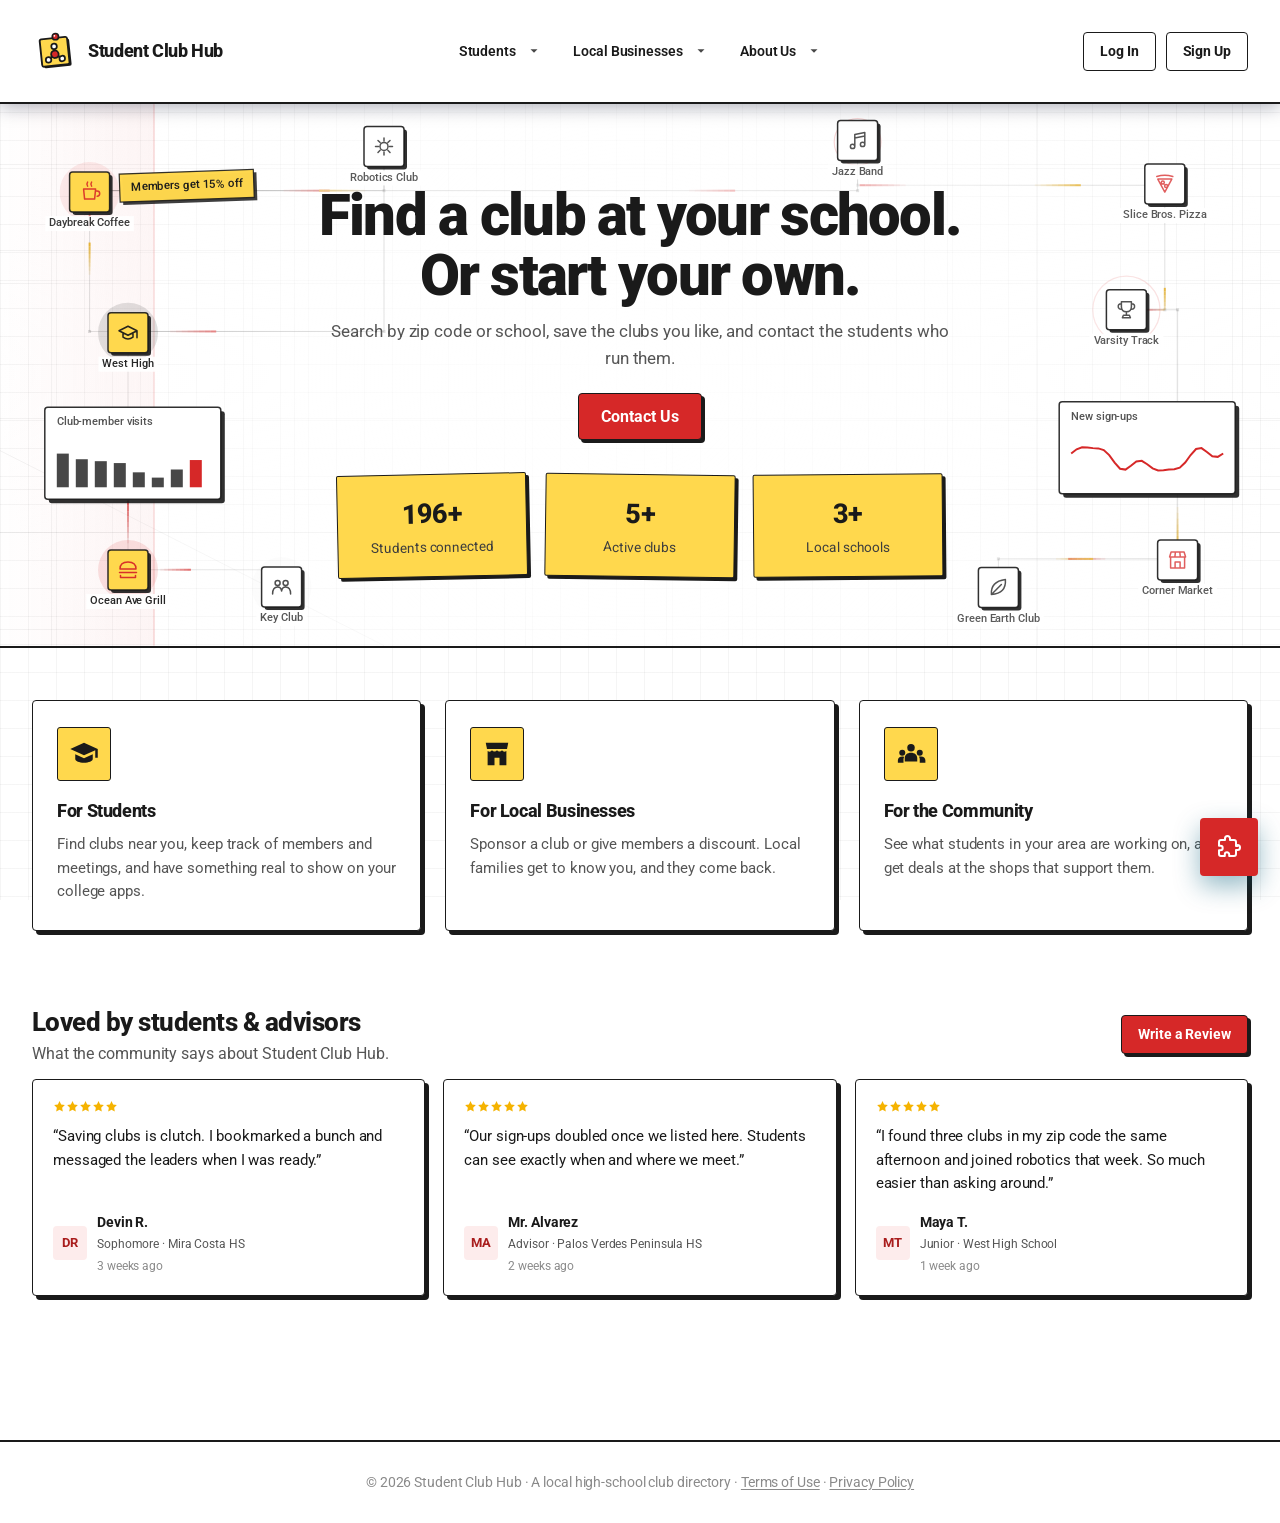
<file: index.html>
<!DOCTYPE html>
<html lang="en" data-theme="light">
<head>
  <meta charset="UTF-8" />
  <meta name="viewport" content="width=device-width, initial-scale=1.0" />
  <title>Student Club Hub | Find a club near you</title>
  <link rel="icon" type="image/svg+xml" href="styles/logo.svg" />
  <link rel="preconnect" href="https://fonts.googleapis.com" />
  <link rel="preconnect" href="https://fonts.gstatic.com" crossorigin />
  <link rel="stylesheet" href="https://fonts.googleapis.com/css2?family=Roboto:wght@400;500;700;900&display=swap" />
  <link rel="stylesheet" href="styles/main.css" />
  <link rel="stylesheet" href="styles/pages.css" />
  <link rel="stylesheet" href="styles/components.css" />
  <link rel="stylesheet" href="styles/hero.css" />
  <link rel="stylesheet" href="styles/theme.css" />   <!-- Paper theme (red/yellow) — loaded LAST; remove this line to revert -->
</head>
<body>

  <!-- ======================= HEADER / NAV ======================= -->
  <header class="site-header">
    <div class="container header-inner">
      <a href="#" class="brand" onclick="goHome(); return false;" title="Back to home"><span class="brand-logo" id="brandLogo"></span><span class="brand-text">Student Club Hub</span></a>
      <button class="nav-toggle" id="navToggle" aria-label="Menu" onclick="toggleMobileNav()"><svg class="ico" viewBox="0 0 24 24" width="22" height="22" fill="none" stroke="currentColor" stroke-width="2" stroke-linecap="round" stroke-linejoin="round" aria-hidden="true"><path d="M4 6h16"/><path d="M4 12h16"/><path d="M4 18h16"/></svg></button>
      <nav class="nav" id="mainNav">
        <div class="nav-item has-menu">
          <button class="nav-trigger" data-group="students" onclick="toggleNavMenu(event,'students')" data-i18n="nav_students">Students <span class="caret">⌄</span></button>
          <div class="nav-menu">
            <button data-i18n="nav_browse" onclick="navGo('browse')">Browse Clubs</button>
            <button data-i18n="nav_myclubs" onclick="navGoAuth('myclubs')">My Clubs</button>
            <button data-i18n="nav_saved" onclick="navGo('saved')">Saved Clubs</button>
            <button data-i18n="nav_create" onclick="navGoAuth('create')">Register a Club</button>
          </div>
        </div>
        <div class="nav-item has-menu">
          <button class="nav-trigger" data-group="business" onclick="toggleNavMenu(event,'business')" data-i18n="nav_business">Local Businesses <span class="caret">⌄</span></button>
          <div class="nav-menu">
            <button data-i18n="nav_browse_shops" onclick="navShop('browse')">Browse Businesses</button>
            <button data-i18n="nav_my_shop" onclick="navShop('my')">My Business</button>
            <button data-i18n="nav_saved_shops" onclick="navShop('saved')">Saved Businesses</button>
            <button data-i18n="nav_register_shop" onclick="navShop('register')">Register Your Business</button>
          </div>
        </div>
        <div class="nav-item has-menu">
          <button class="nav-trigger" data-group="purpose" onclick="toggleNavMenu(event,'purpose')" data-i18n="nav_purpose">About Us <span class="caret">⌄</span></button>
          <div class="nav-menu">
            <button data-i18n="nav_philosophy" onclick="navGo('philosophy')">Our Philosophy</button>
            <button data-i18n="nav_howitworks" onclick="navHowItWorks()">How It Works</button>
            <button data-i18n="nav_faq" onclick="navFaq()">FAQ</button>
            <button onclick="navContact()">Contact Us</button>
            <button onclick="navLegal('terms')">Terms of Use</button>
            <button onclick="navLegal('privacy')">Privacy Policy</button>
          </div>
        </div>
      </nav>
      <div id="authArea" class="auth-area"><!-- rendered by auth.js --></div>
    </div>
  </header>

  <main>
    <!-- ======================= MAIN PAGE / HOME ======================= -->
    <section id="view-main" class="app-view">
      <div class="hero">
        <div class="hero-bg" id="heroBg"><!-- image layers rendered by pages.js --></div>
        <div class="hero-overlay"></div>
        <canvas class="hero-motion" id="heroMotion" aria-hidden="true"></canvas>
        <div class="container hero-content">
          <div class="hero-carousel" id="heroCarousel"><!-- slides rendered by pages.js --></div>
          <div class="hero-actions">
            <button class="btn cta lg" onclick="openContactUs()">Contact Us</button>
          </div>
          <div class="stats" id="statsRow"></div>
        </div>
      </div>

      <div class="container">
        <div class="feature-cards" id="featureCards"><!-- layered polygon cards rendered by pages.js --></div>

        <div class="reviews-head reviews-head-main">
          <div class="reviews-title">
            <div><h1 style="font-size:1.6rem;font-weight:800" data-i18n="reviews_h">Loved by students &amp; advisors</h1>
            <p style="color:var(--muted)" data-i18n="reviews_p">What the community says about Student Club Hub.</p></div>
            <span class="reviews-logo" id="reviewsLogo"></span></div>
          <button class="btn primary" data-i18n="write_review" onclick="openWriteReview('site')">Write a Review</button>
        </div>
        <div class="testimonials" id="siteReviews"></div>
      </div>
    </section>

    <!-- ======================= OUR PURPOSE / PHILOSOPHY ======================= -->
    <section id="view-philosophy" class="app-view hidden">
      <div id="philosophyBody"></div>
    </section>

    <!-- ======================= HOW IT WORKS (standalone) ======================= -->
    <section id="view-howitworks" class="app-view hidden">
      <div id="howitworksBody"></div>
    </section>

    <!-- ======================= TERMS OF USE / PRIVACY POLICY (legal.js) ======================= -->
    <section id="view-terms" class="app-view hidden"><div id="termsBody"></div></section>
    <section id="view-privacy" class="app-view hidden"><div id="privacyBody"></div></section>

    <!-- ======================= FAQ (standalone) ======================= -->
    <section id="view-faq" class="app-view hidden">
      <div id="faqBody"></div>
    </section>

    <section id="view-contact" class="app-view hidden">
      <div id="contactPageBody"></div>
    </section>

    <!-- ======================= LOCAL BUSINESSES (directory) ======================= -->
    <section id="view-shops" class="app-view hidden">
      <div class="container" id="shopsBody"></div>
    </section>

    <!-- ======================= BUSINESS PROFILE (Yelp-style, full-width) ======================= -->
    <section id="view-business" class="app-view hidden">
      <div id="businessBody"></div>
    </section>

    <!-- ======================= INBOX / MESSAGES ======================= -->
    <section id="view-admin" class="app-view hidden">
      <div class="container" id="adminBody" style="max-width:900px"></div>
    </section>

    <section id="view-inbox" class="app-view hidden">
      <div class="container" id="inboxBody"></div>
    </section>

    <!-- ======================= BROWSE / DIRECTORY ======================= -->
    <section id="view-browse" class="app-view hidden">
      <div class="container view">
        <div class="page-head centered"><h1 data-i18n="browse_h">Browse Clubs</h1><p data-i18n="browse_p">Discover student clubs near you — search by club name, school, district, or zip code.</p></div>

        <div class="spotlight">
          <div class="spotlight-head"><span class="spot-ico"><svg class="ico" viewBox="0 0 24 24" width="18" height="18" fill="none" stroke="currentColor" stroke-width="2" stroke-linecap="round" stroke-linejoin="round" aria-hidden="true"><path d="M6 9H4.5a2.5 2.5 0 0 1 0-5H6"/><path d="M18 9h1.5a2.5 2.5 0 0 0 0-5H18"/><path d="M4 22h16"/><path d="M10 14.66V17c0 .55-.47.98-.97 1.21C7.85 18.75 7 20.24 7 22"/><path d="M14 14.66V17c0 .55.47.98.97 1.21C16.15 18.75 17 20.24 17 22"/><path d="M18 2H6v7a6 6 0 0 0 12 0V2Z"/></svg></span><span data-i18n="top_clubs">Top Clubs</span><span class="form-note" data-i18n="most_popular">Most popular right now</span></div>
          <div id="topClubs" class="spotlight-grid"></div>
        </div>

        <div class="toolbar">
          <div class="search">
            <span class="ico">⌕</span>
            <input id="searchInput" type="text" data-i18n-ph="search_ph" placeholder="Search by zip code, school, district, or club name..." oninput="applyFilters()" />
          </div>
          <select id="schoolFilter" class="select" onchange="applyFilters()"><option value="">All schools</option></select>
          <select id="sortSelect" class="select" onchange="applyFilters()">
            <option value="az">Alphabetical (A → Z)</option>
            <option value="za">Reverse Alphabetical (Z → A)</option>
            <option value="members">Most Members</option>
            <option value="least">Least Members</option>
            <option value="latest">Latest</option>
            <option value="oldest">Oldest</option>
            <option value="joined" data-i18n="sort_joined">Joined</option>
            <option value="notjoined" data-i18n="sort_notjoined">Not Joined</option>
            <option value="public" data-i18n="sort_public">Public</option>
            <option value="private" data-i18n="sort_private">Private</option>
          </select>
        </div>
        <div id="focusRow" class="cat-row"></div>
        <div id="resultMeta" class="result-meta"></div>
        <div id="clubGrid" class="grid"></div>
      </div>
    </section>

    <!-- ======================= MY CLUBS ======================= -->
    <section id="view-myclubs" class="app-view hidden">
      <div class="container">
        <div class="page-head centered"><h1 data-i18n="myclubs_h">My Clubs</h1><p data-i18n="myclubs_p">Clubs you lead, clubs you’ve joined, and your pending drafts.</p></div>
        <div class="settings-tabs centered-tabs">
          <button class="settings-tab active" data-mc="lead" data-i18n="tab_leading" onclick="myClubsTab('lead')">Clubs Leading</button>
          <button class="settings-tab" data-mc="joined" data-i18n="tab_joined" onclick="myClubsTab('joined')">Clubs Joined</button>
          <button class="settings-tab" data-mc="drafts" data-i18n="tab_drafts" onclick="myClubsTab('drafts')">Drafts</button>
        </div>
        <div class="search search-narrow" id="myClubsSearchWrap"><span class="ico">⌕</span>
          <input id="myClubsSearch" type="text" data-i18n-ph="search_saved_ph" placeholder="Search by club name, ID, or zip..." oninput="renderMyClubs()" /></div>
        <div id="myClubsGrid" class="grid"></div>
      </div>
    </section>

    <!-- ======================= SAVED ======================= -->
    <section id="view-saved" class="app-view hidden">
      <div class="container">
        <div class="page-head centered"><h1 data-i18n="saved_h">Saved Clubs</h1><p data-i18n="saved_p">Your favorite clubs, saved in one place for quick access and updates.</p></div>
        <div class="search search-narrow"><span class="ico">⌕</span>
          <input id="savedSearch" type="text" data-i18n-ph="search_saved_ph" placeholder="Search by club name, ID, or zip..." oninput="renderSaved()" /></div>
        <div id="savedGrid" class="grid"></div>
      </div>
    </section>

    <!-- ======================= PUBLIC PROFILE ======================= -->
    <section id="view-profile" class="app-view hidden">
      <div class="container" id="profileBody"></div>
    </section>

    <!-- ======================= ACCOUNT SETTINGS ======================= -->
    <section id="view-settings" class="app-view hidden">
      <div class="container narrow center-page" id="settingsBody"></div>
    </section>

    <!-- ======================= CLUB DETAIL (full page) ======================= -->
    <section id="view-club" class="app-view hidden">
      <div id="clubBody"></div>
    </section>

    <!-- ======================= START A CLUB ======================= -->
    <section id="view-create" class="app-view hidden">
      <div class="container narrow center-page">
        <div class="page-head" style="text-align:center"><h1 data-i18n="create_h">Register a Club</h1><p data-i18n="create_p">Publish your club so students can discover and join it.</p></div>
        <div class="form-card">
          <div class="field"><label><span data-i18n="cc_name">Club name</span> *</label><input id="ccName" type="text" placeholder="e.g. Robotics &amp; AI Society" oninput="validateCreate()" /></div>
          <div class="field"><label data-i18n="cc_desc">Description</label><textarea id="ccDesc" placeholder="What does your club do? When and where do you meet?"></textarea></div>
          <div class="two-col">
            <div class="field"><label><span data-i18n="cc_category">Category</span> *</label><select id="ccCategory" onchange="onCreateCategoryChange()"><option value="">Select…</option></select></div>
            <div class="field"><label data-i18n="cc_visibility">Club status</label><select id="ccRecruit"><option value="Public" data-i18n="vis_public">Public</option><option value="Private" data-i18n="vis_private">Private</option></select></div>
          </div>
          <div id="ccOtherWrap" class="field hidden"><label>Custom category</label><input id="ccOther" type="text" maxlength="30" placeholder="Type your own category (30 characters max)" oninput="validateCreate()" /></div>
          <div class="two-col">
            <div class="field"><label><span data-i18n="cc_school">School</span> *</label><select id="ccSchool" class="select block-select" onchange="onSchoolPick('ccSchool','ccDistrict'); toggleOtherBox(this,'ccSchoolOther'); validateCreate()"></select>
              <input id="ccSchoolOther" class="other-box hidden" type="text" maxlength="30" placeholder="Type your school (30 characters max)" oninput="validateCreate()" /></div>
            <div class="field"><label><span data-i18n="cc_district">School district</span> *</label><select id="ccDistrict" class="select block-select" onchange="toggleOtherBox(this,'ccDistrictOther'); validateCreate()"></select>
              <input id="ccDistrictOther" class="other-box hidden" type="text" maxlength="30" placeholder="Type your district (30 characters max)" oninput="validateCreate()" /></div>
          </div>
          <div class="two-col">
            <div class="field"><label><span data-i18n="cc_zip">Zip code</span> *</label><input id="ccZip" type="text" inputmode="numeric" maxlength="5" required placeholder="90274" oninput="validateCreate()" /></div>
            <div class="field"><label><span data-i18n="cc_email">Leader contact email</span> *</label><input id="ccEmail" type="email" required placeholder="you@school.edu" oninput="validateCreate()" /></div>
          </div>
          <p class="form-note" style="margin:2px 0 10px">Charter your club now. Meeting times, tags, a banner, photos, and links are added afterward from your club page using the gear and pencil icons.</p>
          <div class="field invite-field">
            <label><span data-i18n="cc_invite">Club leader invite code</span> *</label>
            <input id="ccInvite" type="text" placeholder="e.g. SCH-AB12CD" oninput="validateCreate()" />
            <p id="ccInviteMsg" class="form-note">Enter the club leader invite code from your school or from Student Club Hub.</p>
          </div>
          <div class="modal-actions three">
            <button class="btn ghost" data-i18n="cc_cancel" onclick="showView('main')">Cancel</button>
            <button class="btn amber" data-i18n="cc_savedraft" onclick="saveDraft()">Save as Draft</button>
            <button id="ccPublish" class="btn primary" data-i18n="cc_publish" disabled onclick="publishClub()">Publish to Directory</button>
          </div>
        </div>
      </div>
    </section>
  </main>

  <footer class="site-footer"><span>© 2026 Student Club Hub · A local high-school club directory</span> · <a href="#" class="footer-link" onclick="navLegal('terms');return false;">Terms of Use</a> · <a href="#" class="footer-link" onclick="navLegal('privacy');return false;">Privacy Policy</a></footer>

  <!-- ======================= OVERLAYS ======================= -->
  <div id="authOverlay" class="overlay hidden" onclick="onOverlayClick(event, 'authOverlay', closeAuth)">
    <div class="modal" style="max-width:420px">
      <div class="modal-pad" id="authBody"><!-- rendered by auth.js (login/signup/verify/onboard) --></div>
    </div>
  </div>

  <!-- Post-publish welcome / Club ID onboarding modal -->
  <div id="welcomeOverlay" class="overlay hidden" onclick="onOverlayClick(event, 'welcomeOverlay', closeWelcome)">
    <div class="modal confirm" style="max-width:440px">
      <div class="c-ico" style="background:var(--brand-50)"><svg class="ico" viewBox="0 0 24 24" width="26" height="26" fill="none" stroke="currentColor" stroke-width="2" stroke-linecap="round" stroke-linejoin="round" aria-hidden="true"><polygon points="12 2 15.09 8.26 22 9.27 17 14.14 18.18 21.02 12 17.77 5.82 21.02 7 14.14 2 9.27 8.91 8.26 12 2"/></svg></div>
      <h3 id="welcomeTitle"></h3>
      <p id="welcomeMsg"></p>
      <div class="credential-box" style="margin:0 0 8px"><span id="welcomeClubId" class="id"></span></div>
      <p id="welcomeShare" class="form-note" style="margin-bottom:16px"></p>
      <div class="row">
        <button class="btn ghost" id="welcomeCopyBtn" onclick="copyClubLink()"></button>
        <button class="btn primary" id="welcomeContinueBtn" onclick="continueFromWelcome()"></button>
      </div>
    </div>
  </div>

  <div id="contactOverlay" class="overlay hidden" onclick="onOverlayClick(event, 'contactOverlay', closeContact)">
    <div class="modal" style="max-width:440px"><div class="modal-pad" id="contactBody"></div></div>
  </div>

  <div id="shareOverlay" class="overlay hidden" onclick="onOverlayClick(event, 'shareOverlay', closeShare)">
    <div class="modal" style="max-width:420px"><div class="modal-pad" id="shareBody"></div></div>
  </div>

  <div id="reviewOverlay" class="overlay hidden" onclick="onOverlayClick(event, 'reviewOverlay', closeReview)">
    <div class="modal" style="max-width:460px"><div class="modal-pad" id="reviewBody"></div></div>
  </div>

  <div id="transferOverlay" class="overlay hidden" onclick="onOverlayClick(event, 'transferOverlay', closeTransfer)">
    <div class="modal" style="max-width:460px"><div class="modal-pad" id="transferBody"></div></div>
  </div>

  <div id="forgotOverlay" class="overlay hidden" onclick="onOverlayClick(event, 'forgotOverlay', closeForgot)">
    <div class="modal" style="max-width:420px">
      <div class="modal-pad" id="forgotBody"></div>
    </div>
  </div>

  <div id="confirmOverlay" class="overlay hidden" onclick="onOverlayClick(event, 'confirmOverlay', closeConfirm)">
    <div class="modal confirm">
      <div class="c-ico" id="confirmIcon">?</div>
      <h3 id="confirmTitle"></h3>
      <p id="confirmMsg"></p>
      <div class="row">
        <button class="btn ghost" onclick="closeConfirm()">Cancel</button>
        <button id="confirmOk" class="btn primary">Confirm</button>
      </div>
    </div>
  </div>

  <div id="lightbox" class="lightbox hidden" onclick="closeLightbox()">
    <button class="lb-close" onclick="event.stopPropagation(); closeLightbox()">✕</button>
    <button class="lb-btn lb-prev" onclick="event.stopPropagation(); lightboxStep(-1)">‹</button>
    <div id="lightboxStage" onclick="event.stopPropagation()"></div>
    <button class="lb-btn lb-next" onclick="event.stopPropagation(); lightboxStep(1)">›</button>
    <span id="lightboxCount" class="lb-count"></span>
  </div>

  <!-- Full vertical gallery page (all club media) -->
  <div id="galleryPage" class="gallery-page hidden"></div>

  <div id="contactUsOverlay" class="overlay hidden" onclick="onOverlayClick(event, 'contactUsOverlay', closeContactUs)">
    <div class="modal" id="contactUsBody"></div>
  </div>

  <div id="bizOverlay" class="overlay hidden" onclick="onOverlayClick(event, 'bizOverlay', closeBusiness)">
    <div class="modal" id="bizBody"></div>
  </div>


  <div id="deleteAccountOverlay" class="overlay hidden" onclick="onOverlayClick(event, 'deleteAccountOverlay', closeDeleteAccount)">
    <div class="modal confirm" style="text-align:left">
      <div style="display:flex;justify-content:space-between;align-items:center;margin-bottom:6px">
        <h3 style="font-size:1.15rem;font-weight:800">Delete your account?</h3>
        <button class="icon-btn" onclick="closeDeleteAccount()">✕</button></div>
      <p class="form-note" style="margin-bottom:14px">This permanently removes your account and saved data from this browser. Enter your password to confirm.</p>
      <div class="field"><label>Password</label><input id="delAcctPass" type="password" placeholder="Your account password" onkeydown="if(event.key==='Enter')confirmDeleteAccount()"></div>
      <p class="form-note bad" id="delAcctErr" style="display:none">Incorrect password. Please try again.</p>
      <div class="row" style="display:flex;gap:10px;margin-top:16px">
        <button class="btn ghost" style="flex:1" onclick="closeDeleteAccount()">Cancel</button>
        <button class="btn danger" style="flex:1" onclick="confirmDeleteAccount()">Delete Account</button></div>
    </div>
  </div>

  <!-- Floating Partnership Requests button (follows the user on every view; shown only when signed in) -->
  <button id="inboxFab" class="inbox-fab" hidden onclick="navInbox()" aria-label="Partnership requests">
    <span class="inbox-fab-ico" aria-hidden="true">
      <svg viewBox="0 0 24 24" width="24" height="24" fill="none" stroke="currentColor" stroke-width="2" stroke-linecap="round" stroke-linejoin="round">
        <path d="M20.5 11H19V7a2 2 0 0 0-2-2h-4V3.5a2.5 2.5 0 0 0-5 0V5H4a2 2 0 0 0-2 2v3.8h1.5a2.2 2.2 0 1 1 0 4.4H2V19a2 2 0 0 0 2 2h3.8v-1.5a2.2 2.2 0 1 1 4.4 0V21H17a2 2 0 0 0 2-2v-4h1.5a2.5 2.5 0 0 0 0-5z"/>
      </svg>
    </span>
    <span class="inbox-fab-label">Partnerships</span>
    <span class="inbox-fab-badge" id="inboxFabBadge" hidden></span>
  </button>

  <div id="toast" class="toast"></div>

  <script src="scripts/schools.js"></script>
  <script src="scripts/qr.js"></script>
  <script src="scripts/supabase.js"></script>
  <script src="scripts/icons.js"></script>
  <script src="scripts/auth.js"></script>
  <script src="scripts/i18n-dom.js"></script>
  <script src="scripts/directory.js"></script>
  <script src="scripts/modal.js"></script>
  <script src="scripts/reviews.js"></script>
  <script src="scripts/profile.js"></script>
  <script src="scripts/profile-types.js"></script>
  <script src="scripts/pages.js"></script>
  <script src="scripts/hero-motion.js"></script>
  <script src="scripts/business.js"></script>
  <script src="scripts/messages.js"></script>
  <script src="scripts/partnerships.js"></script>
  <script src="scripts/deals.js"></script>
  <script src="scripts/live.js"></script>
  <script src="scripts/editors.js"></script>
  <script src="scripts/admin.js"></script>
  <script src="scripts/legal.js"></script>
  <script>
    document.addEventListener('DOMContentLoaded', function () {
      initAuth();
      initDirectory();
      showView('main');
    });
  </script>
</body>
</html>
</file>
<file: styles/main.css>
/* ============================================================
   Student Club Hub — Global Styles (styles/main.css)
   Pure CSS3. Palette tokens, dark theme, reset, header/nav,
   buttons, badges, forms, directory cards, and club-detail.
   Page layouts live in styles/pages.css; reusable overlay/modal
   widgets in styles/components.css (both loaded after this file).
   ============================================================ */

/* ---- Design tokens ---- */
:root {
  /* Neutral cool palette (MP31): Deep Space Blue · Cerulean · Frosted Blue · Alabaster.
     One accent (cerulean) — no clashing warm color. Gold is reserved for the Save star. */
  --navy: #003249;                 /* Deep Space Blue — header, dark surfaces, display headings */
  --brand: #007EA7;                /* Cerulean — primary actions, links */
  --brand-dark: #00617f;           /* deeper cerulean — hover / accent text */
  --brand-light: #80CED7;          /* Frosted Blue — soft accents, backings, borders */
  --brand-50: #eaf5f7;             /* pale cerulean tint — chips, soft fills */
  --grad-brand: linear-gradient(135deg, #12a0c4 0%, #007EA7 60%, #005f7d 100%);
  --grad-brand-strong: linear-gradient(135deg, #17a7c9 0%, #007EA7 48%, #003249 100%);
  --header-color: #0b1437;         /* Galaxy Blue — deep indigo-navy header strip */
  --header-galaxy: linear-gradient(100deg, #0a1030 0%, #141c53 46%, #21205f 72%, #0d1a44 100%);
  --accent: #007EA7;               /* legacy alias → cerulean (folds the old orange) */
  --accent-dark: #00617f;
  --star: #f5b301;                 /* warm gold — Save / favorite star ONLY */
  color-scheme: light;
  --join: #12a594;                 /* teal-green success (harmonizes with the cool palette) */
  --join-dark: #0c8375;
  --ink: #0e2a37;                  /* deep teal-navy — primary text */
  --muted: #5a7581;                /* muted slate-teal — secondary text */
  --faint: #92a8b1;
  --line: #d9e6e9;                 /* cool light border (alabaster-derived) */
  --bg: #f3f8f9;                   /* soft cool off-white page ground */
  --card: #ffffff;
  --surface: #eef5f6;              /* subtle raised surfaces (rows, chips) */
  --surface-2: #e2eef0;            /* button / tab tracks */
  --input-bg: #ffffff;
  --danger: #e5484d;
  --glass-bg: rgba(255, 255, 255, 0.72);
  --glass-bg-hover: rgba(255, 255, 255, 0.9);
  --glass-border: rgba(255, 255, 255, 0.6);
  --header-bg: rgba(0, 50, 73, 0.9);

  --r-sm: 9px;
  --r: 14px;
  --r-lg: 22px;
  --r-pill: 999px;

  --shadow-sm: 0 1px 2px rgba(0, 40, 60, 0.05), 0 2px 6px rgba(0, 40, 60, 0.07);
  --shadow-md: 0 10px 30px rgba(0, 40, 60, 0.10);
  --shadow-lg: 0 24px 60px rgba(0, 40, 60, 0.20);

  --header-h: 104px;
  --font-body: 'Inter', -apple-system, BlinkMacSystemFont, 'Segoe UI', Roboto, Helvetica, Arial, sans-serif;
  --font-head: 'Space Grotesk', 'Inter', -apple-system, BlinkMacSystemFont, 'Segoe UI', Roboto, sans-serif;

  /* Hero background photo. Drop your image in as styles/hero.jpg (same folder as this file).
     A dark overlay + gradient fallback (in .hero) keep the white text readable, and the
     fallback shows automatically until the file is present. */
  --hero-img: url("hero.jpg");
}

/* ============================================================
   DARK APPEARANCE — remap tokens + override hardcoded surfaces
   ============================================================ */
:root[data-theme="dark"] {
  color-scheme: dark;      /* native selects, option popups & scrollbars render dark */
  --navy: #001e2c;
  --brand: #34b3d4;
  --brand-dark: #86d4dd;   /* light frosted so accent text stays readable on dark surfaces */
  --brand-light: #80CED7;
  --brand-50: #0a3547;
  --ink: #e7eef1;
  --muted: #97afb8;
  --faint: #62808b;
  --line: #234450;
  --bg: #06171f;
  --card: #0c2733;
  --surface: #0a222d;
  --surface-2: #123542;
  --input-bg: #06171f;
  --header-color: #070c22;
  --header-galaxy: linear-gradient(100deg, #05081f 0%, #0e1440 48%, #17163f 74%, #070d2c 100%);
  --glass-bg: rgba(12, 39, 51, 0.72);
  --glass-bg-hover: rgba(12, 39, 51, 0.92);
  --glass-border: rgba(128, 206, 215, 0.22);
  --header-bg: rgba(0, 26, 38, 0.9);
  --shadow-sm: 0 1px 2px rgba(0, 0, 0, 0.4);
  --shadow-md: 0 8px 24px rgba(0, 0, 0, 0.45);
  --shadow-lg: 0 24px 60px rgba(0, 0, 0, 0.6);
}
[data-theme="dark"] .btn { background: var(--surface-2); color: var(--ink); }
[data-theme="dark"] .btn:hover { background: #31415c; }
[data-theme="dark"] .btn.ghost { background: transparent; }
[data-theme="dark"] .field input, [data-theme="dark"] .field select, [data-theme="dark"] .field textarea,
[data-theme="dark"] .search input, [data-theme="dark"] .select, [data-theme="dark"] .share-link-row input,
[data-theme="dark"] .link-row .mg-link, [data-theme="dark"] .chat-compose input[type=text], [data-theme="dark"] .roster-row select {
  /* background-COLOR only — never the shorthand, which would reset background-repeat/image
     and cause the chevron SVG to tile into rows of arrows on <select> elements */
  background-color: var(--input-bg); color: var(--ink); border-color: var(--line);
}
[data-theme="dark"] .tab-row, [data-theme="dark"] .settings-tabs { background: var(--surface-2); }
[data-theme="dark"] .tab-row button.active, [data-theme="dark"] .settings-tab.active { background: var(--card); color: var(--ink); }
[data-theme="dark"] .switch { background: #475569; }
[data-theme="dark"] .leader-row, [data-theme="dark"] .roster-row, [data-theme="dark"] .cm-body,
[data-theme="dark"] .cm-body.deleted, [data-theme="dark"] .chat-locked, [data-theme="dark"] .banner-preview,
[data-theme="dark"] .pick-row, [data-theme="dark"] .spot-card { background: var(--surface); }
/* Details drawer rows sit directly on the card surface — no dark background strips */
[data-theme="dark"] .info-line { background: transparent; }
[data-theme="dark"] .info-line .k { color: var(--muted); }
/* Header profile username stays crisp white in dark mode */
[data-theme="dark"] .user-chip .name { color: #ffffff; }
/* Custom white dropdown arrow for selects in dark mode — always co-set repeat + position */
[data-theme="dark"] .select, [data-theme="dark"] .field select.select {
  background-image: url("data:image/svg+xml,%3Csvg xmlns='http://www.w3.org/2000/svg' width='12' height='12' viewBox='0 0 24 24' fill='none' stroke='%23e5e7eb' stroke-width='2.5' stroke-linecap='round' stroke-linejoin='round'%3E%3Cpath d='m6 9 6 6 6-6'/%3E%3C/svg%3E");
  background-repeat: no-repeat; background-position: right 1rem center;
}
[data-theme="dark"] .roster-row select { background-image: none; }
/* Catch-all: ANY <select> in dark mode gets the dark fill + light text (Language, School, District, etc.).
   !important beats the light `.field select.select { background-color:#fff }` base rule. */
[data-theme="dark"] select,
[data-theme="dark"] .select,
[data-theme="dark"] .field select,
[data-theme="dark"] select.select { background-color: var(--input-bg) !important; color: var(--ink) !important; border-color: var(--line) !important; }
[data-theme="dark"] select option { background-color: var(--card); color: var(--ink); }
/* Upload dropzone + file-picker buttons conform to the dark theme (no white blocks) */
[data-theme="dark"] .uploader { background: var(--surface); border-color: var(--line); color: var(--muted); }
[data-theme="dark"] .uploader:hover, [data-theme="dark"] .uploader.drag { background: var(--surface-2); border-color: var(--brand); color: var(--brand-dark); }
[data-theme="dark"] .leader-row:hover, [data-theme="dark"] .pick-row:hover { background: var(--surface-2); }
[data-theme="dark"] .badge.gray, [data-theme="dark"] .tag, [data-theme="dark"] .mini-x-inline { background: var(--surface-2); color: var(--muted); }
[data-theme="dark"] .icon-btn, [data-theme="dark"] .logout-btn { background: var(--surface-2); color: var(--ink); }
[data-theme="dark"] .fav-btn { background: var(--brand-50); color: var(--brand-dark); border-color: var(--brand-light); }
[data-theme="dark"] .fav-btn.on { background: var(--brand-light); color: var(--navy); }
[data-theme="dark"] .card-cover .cover-fav, [data-theme="dark"] .qr-box { background: var(--card); }
[data-theme="dark"] .step, [data-theme="dark"] .tcard, [data-theme="dark"] .stat { background: var(--card); }
[data-theme="dark"] .cat-pill { background: var(--card); }
[data-theme="dark"] .btn.primary { color: #fff; }
[data-theme="dark"] .btn.join { color: #fff; }
/* Dark chat: elevated surfaces + high-contrast text */
[data-theme="dark"] .chat-msg .cm-body { background: rgba(255, 255, 255, 0.05); border-color: rgba(255, 255, 255, 0.08); }
[data-theme="dark"] .chat-msg.announce .cm-body { background: rgba(251, 191, 36, 0.12); border-color: rgba(251, 191, 36, 0.3); }
[data-theme="dark"] .cm-body.deleted { background: rgba(255, 255, 255, 0.03); }
[data-theme="dark"] .cm-who, [data-theme="dark"] .cm-text { color: #F8FAFC; }
[data-theme="dark"] .cm-time, [data-theme="dark"] .cm-ctrls button, [data-theme="dark"] .cm-body.deleted em { color: #94A3B8; }
[data-theme="dark"] .cm-ctrls button:hover { color: var(--brand-light); }
[data-theme="dark"] .chat-system { background: rgba(255, 255, 255, 0.05); color: #94A3B8; }
[data-theme="dark"] .chat-system strong { color: #F8FAFC; }

/* ---- Reset ---- */
* { box-sizing: border-box; margin: 0; padding: 0; }
html, body { height: 100%; }
body {
  font-family: var(--font-body);
  color: var(--ink);
  background: var(--bg);
  overflow-x: clip;              /* contain full-bleed sections without breaking sticky */
  line-height: 1.55;
  letter-spacing: -0.006em;
  -webkit-font-smoothing: antialiased;
  -moz-osx-font-smoothing: grayscale;
  text-rendering: optimizeLegibility;
  min-height: 100vh;
  display: flex;
  flex-direction: column;
}
/* Display type — Space Grotesk for headings, brand, and big numerals */
h1, h2, h3, h4, .brand, .hero h1, .pb-title, .gp-title, .stat .n,
.spotlight-head, .soon-card h2, .confirm h3, .club-head h2, .page-head h1,
.reviews-head-main h1, .poly-front h3, .prow-body h3 {
  font-family: var(--font-head); letter-spacing: -0.02em;
}
/* Buttons & nav get the display face too — a crisper, more designed feel */
.btn, .fav-btn, .nav-trigger, .logout-btn, .cat-pill, .shop-tab, .club-tab, .settings-tab {
  font-family: var(--font-head); letter-spacing: -0.005em;
}
/* Sticky footer: main grows to fill, footer anchored to the bottom with breathing room */
main { flex: 1 0 auto; padding-bottom: 40px; }
.app-view { min-height: 40vh; }
img { max-width: 100%; display: block; }
button { font-family: inherit; cursor: pointer; border: none; background: none; }
a { color: inherit; text-decoration: none; }
input, select, textarea { font-family: inherit; font-size: 0.95rem; }
.hidden { display: none !important; }
.container { max-width: 1320px; margin: 0 auto; padding: 0 16px; }
@media (min-width: 768px) { .container { padding: 0 32px; } }

/* ---- Header / nav ---- */
.site-header {
  position: sticky; top: 0; z-index: 50;
  height: var(--header-h);
  min-height: var(--header-h);
  flex-shrink: 0;                 /* never shrink in the column flex layout, even on short pages */
  background: var(--header-color);
  background: var(--header-galaxy); /* galaxy-blue gradient strip */
  border-bottom: 1px solid rgba(255,255,255,0.10);
  box-shadow: 0 2px 18px rgba(9, 14, 45, 0.35);
}
/* three-column grid keeps the nav visually centered */
.header-inner { height: 100%; display: grid; grid-template-columns: 1fr auto 1fr; align-items: center; gap: 16px; }
.brand {
  justify-self: start; display: inline-flex; align-items: center; gap: 12px; padding-left: 4px;
  font-size: 1.15rem; font-weight: 800; color: #fff; letter-spacing: -0.02em;
}
.brand-logo { display: inline-flex; width: 40px; height: 40px; flex-shrink: 0; }
.brand-logo svg, .brand-logo img { display: block; width: 100%; height: 100%; object-fit: contain; }
/* Header links are always white on the navy bar (both themes) */
.site-header .nav-trigger { color: rgba(255,255,255,0.9); }
.site-header .nav-trigger:hover { background: rgba(255,255,255,0.12); color: #fff; }
.site-header .nav-trigger.active { background: rgba(255,255,255,0.16); color: #fff; }
.site-header .nav-toggle { color: #fff; }
.site-header .nav-toggle:hover { background: rgba(255,255,255,0.12); }
/* Unified header CTAs — Log In (outlined) + Sign Up (orange), matching in both themes */
.site-header .btn.header-outline { background: transparent; border: 1.5px solid rgba(255,255,255,0.55); color: #fff; }
.site-header .btn.header-outline:hover { background: rgba(255,255,255,0.12); border-color: #fff; }
.site-header .btn.header-cta { background: var(--grad-brand); color: #fff; border: none; box-shadow: 0 2px 10px rgba(0,126,167,0.4); }
.site-header .btn.header-cta:hover { filter: brightness(1.05); box-shadow: 0 5px 16px rgba(0,126,167,0.55); }
/* Vertically centered caret — a mask so it always matches the trigger's text color */
.caret { display: inline-block; width: 14px; height: 14px; margin-left: 6px; font-size: 0; vertical-align: middle;
  background-color: currentColor;
  -webkit-mask: url("data:image/svg+xml,%3Csvg xmlns='http://www.w3.org/2000/svg' viewBox='0 0 24 24'%3E%3Cpath d='M6 9l6 6 6-6z'/%3E%3C/svg%3E") center / 14px no-repeat;
          mask: url("data:image/svg+xml,%3Csvg xmlns='http://www.w3.org/2000/svg' viewBox='0 0 24 24'%3E%3Cpath d='M6 9l6 6 6-6z'/%3E%3C/svg%3E") center / 14px no-repeat;
  transition: transform .18s ease; }
.nav { justify-self: center; display: flex; gap: 4px; }
.nav-link {
  padding: 8px 14px; border-radius: var(--r-sm);
  font-size: 0.9rem; font-weight: 600; color: var(--muted);
}
.nav-link:hover { background: var(--surface-2); color: var(--ink); }
.nav-link.active { background: var(--brand-50); color: var(--brand-dark); }

/* ---- Dropdown navigation ---- */
.nav-item { position: relative; }
.nav-trigger {
  display: inline-flex; align-items: center; gap: 5px;
  padding: 8px 14px; border-radius: var(--r-sm);
  font-size: 0.9rem; font-weight: 600; color: var(--muted);
}
.nav-trigger:hover { background: var(--surface-2); color: var(--ink); }
.nav-trigger.active { background: var(--brand-50); color: var(--brand-dark); }
.nav-trigger .caret { font-size: 0.85rem; transition: transform .18s ease; opacity: .8; }
.nav-item.has-menu:hover .nav-trigger .caret, .nav-item.open .nav-trigger .caret { transform: rotate(180deg); }
.nav-menu {
  display: none; position: absolute; top: calc(100% + 8px); left: 50%; transform: translateX(-50%);
  min-width: 210px; background: var(--card); border: 1px solid var(--line);
  border-radius: var(--r); box-shadow: var(--shadow-md); padding: 6px; z-index: 60;
}
.nav-menu::before {   /* hover bridge so the menu doesn't close in the gap */
  content: ""; position: absolute; top: -8px; left: 0; right: 0; height: 8px;
}
.nav-menu button {
  display: flex; align-items: center; width: 100%; text-align: left;
  padding: 10px 12px; border-radius: var(--r-sm); font-size: 0.9rem; font-weight: 600; color: var(--ink);
  transition: background .12s, color .12s;
}
.nav-menu button:hover { background: var(--brand-50); color: var(--brand-dark); }
.nav-item.open > .nav-menu { display: block; animation: navMenuIn .16s ease; }
@media (min-width: 900px) { .nav-item.has-menu:hover > .nav-menu { display: block; } }
@keyframes navMenuIn { from { opacity: 0; transform: translateX(-50%) translateY(-6px); } to { opacity: 1; transform: translateX(-50%) translateY(0); } }
/* Mobile hamburger — hidden on desktop */
.nav-toggle { display: none; justify-self: end; font-size: 1.4rem; color: var(--ink); padding: 6px 10px; border-radius: var(--r-sm); }
.nav-toggle:hover { background: var(--surface-2); }
.auth-area { justify-self: end; display: flex; align-items: center; gap: 10px; }
.user-chip {
  display: flex; align-items: center; gap: 8px;
  padding: 4px 10px 4px 4px; border-radius: var(--r-pill);
}
.user-chip .name { font-size: 0.9rem; font-weight: 600; }
/* Profile area sits on the navy header — keep it crisp white in both themes */
.site-header .user-chip .name { color: #fff; }
.site-header .user-chip:hover { background: rgba(255,255,255,0.12); }
.site-header .user-chip .avatar { background: #fff; color: var(--navy); box-shadow: 0 1px 4px rgba(0,0,0,.2); }
/* Logout: translucent-white pill matching the white profile name on the navy bar */
.logout-btn { display: inline-flex; align-items: center; gap: 7px; padding: 9px 14px;
  border-radius: var(--r); background: #f1f5f9; color: var(--ink); font-weight: 700; font-size: 0.85rem; }
.logout-btn:hover { background: #fee2e2; color: var(--danger); }
.site-header .logout-btn { background: rgba(255,255,255,0.14); color: #fff; border: 1px solid rgba(255,255,255,0.4); }
.site-header .logout-btn:hover { background: rgba(255,255,255,0.26); color: #fff; }

/* ---- Avatar ---- */
.avatar {
  border-radius: var(--r-pill);
  background: var(--brand-50); color: var(--brand-dark);
  display: grid; place-items: center; font-weight: 700;
  overflow: hidden; flex-shrink: 0;
}
.avatar img { width: 100%; height: 100%; object-fit: cover; }
.avatar.sm { width: 34px; height: 34px; font-size: 0.8rem; }
.avatar.md { width: 44px; height: 44px; font-size: 1rem; }
.avatar.lg { width: 84px; height: 84px; font-size: 1.6rem; }

/* ---- Buttons ---- */
.btn {
  display: inline-flex; align-items: center; justify-content: center; gap: 7px;
  padding: 10px 16px; border-radius: var(--r);
  font-size: 0.9rem; font-weight: 700; color: var(--ink);
  background: #f1f5f9; transition: background .15s, transform .05s, box-shadow .15s;
  white-space: nowrap;
}
.btn:active { transform: translateY(1px); }
.btn:hover { background: var(--brand-50); }
/* Primary / CTA — cerulean gradient. A paired button uses the soft .btn.blue for contrast. */
.btn.primary, .btn.cta { background: var(--grad-brand); color: #fff; box-shadow: 0 3px 10px rgba(0,90,120,.26); }
.btn.primary:hover, .btn.cta:hover { filter: brightness(1.05); box-shadow: 0 8px 22px rgba(0,126,167,.4); }
.btn.cta { background: var(--grad-brand-strong); }
[data-theme="dark"] .btn.primary, [data-theme="dark"] .btn.cta { color: #fff; }
/* Secondary — soft frosted (distinct from a solid primary when they sit side by side) */
.btn.blue { background: var(--brand-50); color: var(--brand-dark); border: 1px solid var(--brand-light); }
.btn.blue:hover { background: var(--brand-light); color: var(--navy); }
.btn.join { background: var(--join); color: #fff; }
.btn.join:hover { background: var(--join-dark); }
.btn.ghost { background: transparent; border: 1px solid var(--line); color: var(--ink); }
.btn.ghost:hover { background: var(--surface); }
.btn.danger { background: #fdecec; color: var(--danger); }
.btn.danger:hover { background: #fbdcdc; }
.btn.block { width: 100%; }
.btn.lg { padding: 13px 22px; font-size: 1rem; }
.btn.sm-btn { padding: 7px 12px; font-size: 0.82rem; }
.btn:disabled { opacity: .5; cursor: not-allowed; }
/* hero buttons on the gradient */
.btn.white { background: #fff; color: var(--brand-dark); }
.btn.white:hover { background: #f1f5f9; }
.btn.glass { background: rgba(255,255,255,.14); color: #fff; border: 1px solid rgba(255,255,255,.45); }
.btn.glass:hover { background: rgba(255,255,255,.24); }

/* ---- Save Club — solid blue (its gold star distinguishes it from the orange View button) ---- */
.fav-btn {
  display: inline-flex; align-items: center; justify-content: center; gap: 7px;
  padding: 10px 16px; border-radius: var(--r);
  font-size: 0.9rem; font-weight: 600;
  background: var(--brand-50); border: 1px solid var(--brand-light); color: var(--brand-dark);
  transition: background .15s, color .15s, box-shadow .15s;
}
.fav-btn:hover { background: var(--brand-light); color: var(--navy); }
.fav-btn.on { background: var(--brand-light); border-color: var(--brand-light); color: var(--navy); }
/* SVG gold star (outline when un-saved, solid gold when saved) — used on cards + banner */
.star-ico { flex-shrink: 0; display: inline-block; vertical-align: -3px; }
.banner-star .star-ico { width: 21px; height: 21px; vertical-align: middle; }

/* ---- Badges / chips ---- */
.badge {
  display: inline-flex; align-items: center; gap: 5px;
  padding: 3px 10px; border-radius: var(--r-pill);
  font-size: 0.72rem; font-weight: 700; letter-spacing: .01em;
  background: var(--brand-50); color: var(--brand-dark);
}
.badge.gray { background: #f1f5f9; color: var(--muted); }
.badge.join { background: #ecfdf5; color: var(--join-dark); }
.tag {
  display: inline-block; padding: 3px 10px; border-radius: var(--r-pill);
  font-size: 0.74rem; font-weight: 600; color: var(--muted);
  background: #f1f5f9;
}

/* ---- Hero, feature cards, testimonials, Top Clubs → styles/pages.css ---- */

/* ---- Filter bar ---- */
.toolbar {
  display: flex; gap: 10px; flex-wrap: wrap; align-items: center;
  margin: 22px 0 18px;
}
.search {
  flex: 1; min-width: 220px; position: relative;
}
.search input {
  width: 100%; padding: 12px 14px 12px 40px;
  border: 1px solid var(--line); border-radius: var(--r);
  background: #fff; outline: none;
}
.search input:focus { border-color: var(--brand); box-shadow: 0 0 0 3px var(--brand-50); }
.search .ico { position: absolute; left: 13px; top: 50%; transform: translateY(-50%); color: var(--faint); }
/* Single source of truth for custom-arrow selects — background-COLOR (not shorthand) so the
   chevron never tiles; one chevron, no-repeat, positioned 1rem from the right. */
.select, .field select.select {
  padding: 12px 2.5rem 12px 14px; border: 1px solid var(--line); border-radius: var(--r);
  background-color: #fff; outline: none; color: var(--ink);
  -webkit-appearance: none; -moz-appearance: none; appearance: none;
  background-image: url("data:image/svg+xml,%3Csvg xmlns='http://www.w3.org/2000/svg' width='12' height='12' viewBox='0 0 24 24' fill='none' stroke='%236b7280' stroke-width='2.5' stroke-linecap='round' stroke-linejoin='round'%3E%3Cpath d='m6 9 6 6 6-6'/%3E%3C/svg%3E");
  background-repeat: no-repeat; background-position: right 1rem center;
}
.select:focus { border-color: var(--brand); }

.cat-row { display: flex; gap: 8px; flex-wrap: wrap; margin-bottom: 22px; }
.cat-pill {
  padding: 7px 14px; border-radius: var(--r-pill);
  font-size: 0.85rem; font-weight: 600; color: var(--muted);
  background: #fff; border: 1px solid var(--line);
}
.cat-pill:hover { border-color: var(--brand); color: var(--brand-dark); }
.cat-pill.active { background: var(--brand); color: #fff; border-color: var(--brand); }

/* ---- Directory grid + cards ---- */
.grid {
  display: grid; gap: 18px;
  grid-template-columns: repeat(auto-fill, minmax(300px, 1fr));
  padding-bottom: 60px;
}
.card {
  background: var(--card); border: 1px solid var(--line);
  border-radius: var(--r); box-shadow: var(--shadow-sm);
  overflow: hidden; display: flex; flex-direction: column;
  transition: box-shadow .18s, transform .18s;
}
.card:hover { box-shadow: var(--shadow-md); transform: translateY(-2px); }
.card-cover {
  height: 118px; position: relative;
  display: grid; place-items: center; color: #fff; font-size: 2.2rem;
}
.card-cover .cover-fav {
  position: absolute; top: 10px; right: 10px;
  width: 36px; height: 36px; border-radius: var(--r-pill);
  background: rgba(255,255,255,0.9); color: var(--faint);
  display: grid; place-items: center; font-size: 1.15rem; box-shadow: var(--shadow-sm);
}
.card-cover .cover-fav.on { color: var(--star); }
/* Cover branding: big translucent category glyph + a small category label */
.card-cover .cover-mark { font-size: 3.4rem; opacity: 0.9; filter: drop-shadow(0 2px 6px rgba(0,0,0,.25)); pointer-events: none; }
.card-cover .cover-cat { position: absolute; left: 12px; bottom: 10px; font-size: 0.68rem; font-weight: 700;
  letter-spacing: .04em; text-transform: uppercase; color: #fff;
  background: rgba(0,0,0,0.22); border: 1px solid rgba(255,255,255,0.28); backdrop-filter: blur(4px);
  padding: 3px 9px; border-radius: var(--r-pill); pointer-events: none; }
.card-body { padding: 16px; display: flex; flex-direction: column; flex: 1; gap: 8px; }
/* Inline flex header — Club ID + Joined badge lock beside the title on single/multi-line cards */
.card-title { display: flex; align-items: center; flex-wrap: wrap; gap: 0.5rem; cursor: pointer; }
.card-title h3 { font-size: 1.05rem; font-weight: 700; letter-spacing: -0.01em; }
.card-title:hover h3 { color: var(--brand-dark); }
.card-meta { font-size: 0.8rem; color: var(--faint); }
.card-desc { font-size: 0.9rem; color: var(--muted); flex: 1;
  display: -webkit-box; -webkit-line-clamp: 3; -webkit-box-orient: vertical; overflow: hidden; }
.card-foot { display: flex; gap: 8px; margin-top: auto; }   /* pin to card bottom so footers align across a row */
.card-foot .btn, .card-foot .fav-btn { flex: 1; white-space: nowrap; min-width: 0; }
.card-idline { margin-top: -2px; }
/* Saved → the bookmark icon turns gold */
.fav-btn.on .bm-ico, .banner-ico.on .bm-ico { color: var(--star); }

.empty {
  text-align: center; color: var(--muted); padding: 60px 20px;
}
.empty .big { font-size: 2.6rem; }

/* ---- Generic page section ---- */
.view { padding-top: 12px; }
.page-head { padding: 30px 0 8px; }
.page-head h1 { font-size: 1.8rem; font-weight: 800; letter-spacing: -0.02em; }
.page-head p { color: var(--muted); margin-top: 4px; }

/* ---- Forms ---- */
.field { margin-bottom: 14px; }
.field label { display: block; font-size: 0.85rem; font-weight: 600; margin-bottom: 6px; }
.field input, .field select, .field textarea {
  width: 100%; padding: 11px 13px; border: 1px solid var(--line);
  border-radius: var(--r-sm); background: #fff; outline: none;
}
.field input:focus, .field select:focus, .field textarea:focus {
  border-color: var(--brand); box-shadow: 0 0 0 3px var(--brand-50);
}
.field textarea { resize: vertical; min-height: 88px; }
.form-card {
  background: var(--card); border: 1px solid var(--line);
  border-radius: var(--r); padding: 22px; box-shadow: var(--shadow-sm);
  max-width: 680px;
}
.two-col { display: grid; grid-template-columns: 1fr 1fr; gap: 14px; }
.form-note { font-size: 0.82rem; color: var(--faint); }
/* Live bio character counter */
.char-count { text-align: right; font-size: 0.75rem; color: var(--faint); margin-top: 4px; }
.char-count.warn { color: #d97706; }
.char-count.max { color: var(--danger); font-weight: 700; }

/* ---- Overlays, modal shell, lightbox, confirm, toast, share → styles/components.css ---- */

/* Club modal specifics */
.club-hero { height: 150px; margin-top: -62px; display: grid; place-items: center; color: #fff; font-size: 3rem; }
.club-head { padding: 16px 22px 4px; }
.club-head h2 { font-size: 1.5rem; font-weight: 800; letter-spacing: -0.02em; }
.club-head .sub { color: var(--muted); font-size: 0.9rem; margin-top: 2px; }
.chips { display: flex; gap: 6px; flex-wrap: wrap; margin: 10px 0; }
.section-title { font-size: 0.78rem; font-weight: 700; letter-spacing: .06em;
  text-transform: uppercase; color: var(--faint); margin: 18px 0 8px; }
.gallery { display: grid; grid-template-columns: repeat(4, 1fr); gap: 8px; }
.gallery .thumb {
  height: 72px; border-radius: var(--r-sm); overflow: hidden; cursor: pointer;
  background: #f1f5f9; display: grid; place-items: center; color: var(--faint);
}
.gallery .thumb img, .gallery .thumb video { width: 100%; height: 100%; object-fit: cover; }
/* Fixed 4×2 gallery box — always reserves the 2-row footprint so the column never resizes */
.gallery-fixed { grid-template-rows: repeat(2, 72px); }
.gallery-empty { display: flex; align-items: center; justify-content: center; text-align: center;
  min-height: 152px; padding: 12px; border: 1px dashed var(--line); border-radius: var(--r-sm);
  color: var(--faint); font-size: 0.88rem; }
/* Video thumbnail play badge (so clips read as video even before a frame paints) */
.gallery .thumb .vid-badge, .gp-item .vid-badge { position: absolute; bottom: 4px; right: 4px;
  width: 20px; height: 20px; border-radius: 50%; background: rgba(0,0,0,0.6); color: #fff;
  font-size: 0.55rem; display: grid; place-items: center; pointer-events: none; }
/* "+N more" gateway tile (the 8th cell when more media exist) */
.gallery .thumb.more .more-overlay { position: absolute; inset: 0; background: rgba(17,24,39,0.6);
  color: #fff; font-weight: 800; font-size: 1.1rem; display: grid; place-items: center; }
.leader-row {
  display: flex; align-items: center; gap: 10px;
  background: #f8fafc; border: 1px solid var(--line);
  border-radius: var(--r-sm); padding: 9px 12px; margin-bottom: 8px; width: 100%; text-align: left;
}
.leader-row:hover { background: #f1f5f9; }
.leader-row .who { flex: 1; min-width: 0; }
.leader-row .who .n { font-size: 0.9rem; font-weight: 600; }
.leader-row .who .r { font-size: 0.76rem; color: var(--muted); }
.info-line { display: flex; gap: 10px; align-items: baseline; margin-bottom: 6px; font-size: 0.9rem; }
.info-line .k { color: var(--faint); width: 90px; flex-shrink: 0; }

.modal-actions { display: flex; gap: 10px; margin-top: 20px; }
.modal-actions > * { flex: 1; }

/* Auth modal, Lightbox, Confirm → styles/components.css */

/* ---- Profile page ---- */
.profile-head { display: flex; gap: 18px; align-items: center; padding: 26px 0 6px; }
.profile-head .meta h1 { font-size: 1.6rem; font-weight: 800; }
.profile-head .meta p { color: var(--muted); }

/* ---- Toast → styles/components.css ---- */

/* ---- Footer ---- */
.site-footer { border-top: 1px solid var(--line); background: #fff; flex-shrink: 0;
  text-align: center; padding: 30px; margin-top: 48px; color: var(--faint); font-size: 0.85rem; }

/* ---- Hero extras, feature cards, reviews header, testimonials → styles/pages.css ---- */

/* ---- Browse result meta ---- */
.result-meta { color: var(--muted); font-size: 0.88rem; margin: 2px 0 14px; }

/* ---- Recruitment badges ---- */
.badge.recruit-open { background: #ecfdf5; color: var(--join-dark); }
.badge.recruit-app { background: #fffbeb; color: #b45309; }
.badge.recruit-all { background: var(--brand-50); color: var(--brand-dark); }
/* Public / Private status — identical purple pill for both, white text */
.badge.privacy-badge { background: var(--brand-dark); color: #fff; border: none; }
[data-theme="dark"] .badge.privacy-badge { background: var(--brand); color: var(--navy); }

/* ---- Contact Leader button icon alignment ---- */
.btn svg, .badge svg { display: block; }

/* ---- Reviews & ratings (club modal) ---- */
.reviews-head { display: flex; justify-content: space-between; align-items: flex-end; gap: 12px; margin: 20px 0 12px; }
.rating-line { display: flex; align-items: center; gap: 6px; margin-top: 4px; }
.rating-line strong { font-size: 1rem; }
.review { border-top: 1px solid var(--line); padding: 12px 0; }
.review-top { display: flex; align-items: center; gap: 10px; }
.review-who .n { font-size: 0.9rem; font-weight: 700; }
.review-text { color: var(--muted); font-size: 0.92rem; margin-top: 8px; }
.star-picker { display: flex; gap: 6px; }
.star-picker button { color: #d1d5db; padding: 4px; border-radius: 8px; transition: color .12s, transform .05s; }
.star-picker button svg { width: 26px; height: 26px; }
.star-picker button:hover { transform: scale(1.1); }
.star-picker button.on { color: var(--star); }

/* ---- Invite-code field ---- */
.invite-field { background: var(--brand-50); border: 1px dashed var(--brand-light); border-radius: var(--r-sm); padding: 14px; }
.form-note.ok { color: var(--join-dark); font-weight: 600; }
.form-note.bad { color: var(--danger); font-weight: 600; }

/* ---- Layout helpers ---- */
.container.narrow { max-width: 720px; }
.center-page { display: flex; flex-direction: column; align-items: center; }
.center-page .form-card { width: 100%; }

/* ---- Top Clubs spotlight → styles/pages.css ---- */

/* ---- Full-page Club Detail ---- */
/* Floating Back pill — ONLY the pill is sticky (no full-width strip/backdrop), flush with the card */
.back-pill {
  position: sticky; top: calc(var(--header-h) + 12px); z-index: 30;
  display: inline-flex; align-items: center; gap: 6px; margin: 14px 0 12px 2px;
  padding: 9px 16px; border-radius: var(--r-pill);
  background: var(--glass-bg); color: var(--ink); font-weight: 700; font-size: 0.85rem;
  border: 1px solid var(--glass-border);
  box-shadow: 0 4px 12px rgba(0, 0, 0, 0.12); backdrop-filter: blur(12px); -webkit-backdrop-filter: blur(12px);
}
.back-pill:hover { background: var(--glass-bg-hover); }
/* Share Club pill — top-right of the club banner */
.share-pill {
  position: absolute; top: 12px; right: 12px; z-index: 4;
  display: inline-flex; align-items: center; gap: 6px; padding: 8px 14px; border-radius: var(--r-pill);
  background: var(--glass-bg); color: var(--ink); font-weight: 700; font-size: 0.82rem;
  box-shadow: var(--shadow-sm); backdrop-filter: blur(8px); -webkit-backdrop-filter: blur(8px);
}
.share-pill:hover { background: var(--glass-bg-hover); }
/* Banner Star — top-left of the club banner, mirrors the Share pill */
.banner-star {
  position: absolute; top: 12px; left: 12px; z-index: 4;
  width: 40px; height: 40px; border-radius: 50%; font-size: 1.2rem; line-height: 1;
  display: grid; place-items: center; color: var(--faint);
  background: var(--glass-bg); box-shadow: var(--shadow-sm); backdrop-filter: blur(8px); -webkit-backdrop-filter: blur(8px);
}
.banner-star:hover { background: var(--glass-bg-hover); }
.banner-star.on { color: #F59E0B; }
/* Review author controls (Edit / Delete) */
.review-ctrls { display: flex; gap: 12px; margin-top: 6px; }
.review-ctrls button { font-size: 0.76rem; font-weight: 600; color: var(--faint); }
.review-ctrls button:hover { color: var(--brand-dark); }
/* Officer replies to a review (President / VP / Treasurer / Secretary only) */
.review-reply { margin: 10px 0 0 44px; padding: 9px 12px; background: var(--brand-50); border-radius: var(--r-sm); }
.review-reply .rr-top { display: flex; align-items: center; gap: 8px; flex-wrap: wrap; }
@media (max-width: 560px) { .review-reply { margin-left: 0; } }
.review-reply .rr-name { font-weight: 700; font-size: 0.82rem; }
.review-reply .rr-text { font-size: 0.88rem; color: var(--ink); margin-top: 4px; }
.review-reply .rr-del { font-size: 0.72rem; font-weight: 600; color: var(--faint); }
.review-reply .rr-del:hover { color: var(--danger); }
.review-reply-btn { margin-top: 8px; font-size: 0.78rem; font-weight: 700; color: var(--brand-dark); }
.review-reply-btn:hover { text-decoration: underline; }
[data-theme="dark"] .review-reply { background: var(--surface-2); }
/* Full vertical gallery page (opened from the "+N" tile) */
.gallery-page { position: fixed; inset: 0; z-index: 150; background: var(--bg); overflow-y: auto; padding: 20px 16px 40px; }
.gp-head { display: flex; align-items: center; gap: 16px; max-width: 720px; margin: 0 auto 18px; }
.gp-head .back-pill { position: static; margin: 0; }
.gp-title { font-size: 1.3rem; font-weight: 800; letter-spacing: -0.02em; min-width: 0; overflow: hidden; text-overflow: ellipsis; white-space: nowrap; }
.gp-grid { display: flex; flex-direction: column; gap: 16px; max-width: 720px; margin: 0 auto; }
.gp-item { position: relative; border-radius: var(--r); overflow: hidden; cursor: pointer; background: #f1f5f9; }
.gp-item img, .gp-item video { width: 100%; display: block; }
[data-theme="dark"] .gp-item { background: var(--surface-2); }
/* Share modal → styles/components.css */
/* Public Club ID chip (e.g. #A8K9X2) */
.club-id-chip { display: inline-block; font-family: ui-monospace, Menlo, monospace; font-size: 0.72rem; font-weight: 700;
  color: var(--brand-dark); background: var(--brand-50); border-radius: var(--r-pill); padding: 2px 8px; letter-spacing: .02em; }
.club-head .club-id-chip { font-size: 0.8rem; }
/* "✓ Joined" membership pill next to the Club ID — normalized across all cards */
.joined-chip { display: inline-flex; align-items: center; font-size: 0.7rem; font-weight: 700; line-height: 1.4;
  white-space: nowrap; color: var(--join-dark); background: #ecfdf5; border: 1px solid #a7f3d0;
  border-radius: var(--r-pill); padding: 2px 8px; }
[data-theme="dark"] .joined-chip { background: rgba(16, 185, 129, 0.15); border-color: rgba(16, 185, 129, 0.4); color: #6ee7b7; }
/* Narrow, centered search bar for Saved / My Clubs */
.search-narrow { max-width: 420px; margin: 0 auto 18px; }
.club-page { background: var(--card); border: 1px solid var(--line); border-radius: var(--r-lg); box-shadow: var(--shadow-sm); overflow: hidden; margin-bottom: 20px; }
.club-page.club-manage { max-width: 860px; margin: 0 auto 20px; }   /* Manage = single readable column */
.club-page .club-hero { height: 180px; margin: 0; position: relative; }
.club-page .club-head { padding: 18px 24px 6px; }

/* ---- Club Detail layout: left main + right (roster/chat) grid, reviews full-width below ---- */
/* Columns stretch to equal height so the right column (chat) reaches the bottom of the left. */
.club-detail-grid { display: grid; grid-template-columns: minmax(0, 1.5fr) minmax(340px, 1fr); gap: 1.5rem; align-items: stretch; margin-bottom: 20px; }
.club-main-content { min-width: 0; }
/* Grid owns the bottom spacing, so the left card drops its own margin (keeps both columns level) */
.club-detail-grid .club-main-content.club-page { margin-bottom: 0; }
.club-side { display: flex; flex-direction: column; gap: 16px; min-width: 0; }
.sidebar-card { background: var(--card); border: 1px solid var(--line); border-radius: var(--r-lg); box-shadow: var(--shadow-sm); padding: 18px; }
.side-roster .section-title:first-child, .side-chat .section-title:first-child { margin-top: 0; }
/* Officers & Members: ~6 rows visible, then scroll */
.roster-scroll { max-height: 21rem; overflow-y: auto; padding-right: 2px; }
.roster-scroll .leader-row:last-child { margin-bottom: 0; }
/* Chat is a large, fixed-height section that fills the column and scrolls (older messages up top) */
.side-roster { flex: 0 0 auto; }
.side-chat { flex: 1 1 auto; display: flex; flex-direction: column; min-height: 260px; }
/* Capped so the feed scrolls instead of stretching the column as messages pile up */
.side-chat .chat-feed { flex: 1 1 auto; min-height: 0; max-height: 46vh; overflow-y: auto; }
.side-chat .chat-locked { flex: 0 0 auto; }
.club-reviews-full { margin-bottom: 24px; }
/* Action button row in the left main column wraps cleanly */
.modal-actions.wrap { flex-wrap: wrap; }
.club-actions { margin: 2px 0 22px; }   /* gap so the buttons don't touch the Officers/Members card */
.club-actions > * { min-width: 130px; }
.club-actions svg { vertical-align: -3px; }
/* About: mini box capped at ~3 lines, then scroll (keeps the main column a fixed size) */
.about-box { margin: 0 0 4px; padding: 10px 12px; background: var(--bg); border: 1px solid var(--line);
  border-radius: var(--r-sm); color: var(--muted); font-size: 0.92rem; line-height: 1.55;
  max-height: 4.65em; overflow-y: auto; white-space: pre-wrap; word-break: break-word; }
@media (max-width: 960px) {
  .club-detail-grid { grid-template-columns: 1fr; gap: 1rem; }
}
.club-tabs { display: flex; justify-content: center; gap: 8px; padding: 6px 24px 0; border-bottom: 1px solid var(--line); }
.club-tab { padding: 12px 32px; font-weight: 700; font-size: 0.95rem; color: var(--muted); border-bottom: 2px solid transparent; margin-bottom: -1px; }
.club-tab:hover { color: var(--ink); }
.club-tab.active { color: var(--brand-dark); border-color: var(--brand); }
.club-content { padding: 20px 24px 28px; }

/* Social links (public About) */
.socials { display: flex; gap: 8px; flex-wrap: wrap; margin: 4px 0 8px; }
.social-pill { display: inline-flex; align-items: center; gap: 6px; padding: 6px 12px; border-radius: var(--r-pill); background: var(--brand-50); color: var(--brand-dark); font-size: 0.82rem; font-weight: 600; }
.social-pill:hover { background: var(--brand-light); color: var(--navy); }
/* 2 rows × 4 equal-length pills; long links truncate with … so every pill stays the same size */
.socials-grid { display: grid; grid-template-columns: repeat(4, 1fr); gap: 8px; margin: 14px 0 4px; }
.socials-grid .social-pill { width: 100%; min-width: 0; justify-content: flex-start; }
.socials-grid .sp-ico { flex-shrink: 0; }
.socials-grid .sp-label { overflow: hidden; text-overflow: ellipsis; white-space: nowrap; }
@media (max-width: 560px) { .socials-grid { grid-template-columns: repeat(2, 1fr); } }
/* Invalid link input feedback */
.mg-link.invalid { border-color: var(--danger) !important; box-shadow: 0 0 0 3px rgba(239,68,68,0.12); }

/* Roster / management */
.roster-row { display: flex; align-items: center; gap: 10px; padding: 8px 0; border-bottom: 1px solid var(--line); }
.roster-row .who { flex: 1; min-width: 0; }
.roster-row .who .n { font-size: 0.9rem; font-weight: 600; }
.roster-row select { padding: 7px 28px 7px 10px; }
.danger-zone { display: flex; gap: 10px; flex-wrap: wrap; }

/* Chat */
.chat-feed { max-height: 340px; overflow-y: auto; padding: 6px 0; display: flex; flex-direction: column; gap: 12px; margin-bottom: 4px; }
.chat-msg { display: flex; gap: 10px; }
.chat-msg .cm-body { background: #f8fafc; border: 1px solid var(--line); border-radius: var(--r-sm); padding: 8px 12px; flex: 1; }
.chat-msg.announce .cm-body { background: #fffbeb; border-color: #fde68a; }
.cm-body.deleted { color: var(--faint); background: #f1f5f9; }
.cm-top { display: flex; align-items: center; gap: 8px; margin-bottom: 2px; }
.cm-who { font-size: 0.82rem; font-weight: 700; }
.cm-time { font-size: 0.72rem; color: var(--faint); margin-left: auto; }
.cm-text { font-size: 0.92rem; color: var(--ink); }
.cm-ctrls { display: flex; gap: 10px; margin-top: 4px; }
.cm-ctrls button { font-size: 0.74rem; color: var(--faint); font-weight: 600; }
.cm-ctrls button:hover { color: var(--brand-dark); }
.chat-compose { display: flex; gap: 8px; align-items: center; margin-top: 12px; }
.chat-compose input[type=text] { flex: 1; padding: 10px 12px; border: 1px solid var(--line); border-radius: var(--r-sm); outline: none; }
.chat-compose input[type=text]:focus { border-color: var(--brand); box-shadow: 0 0 0 3px var(--brand-50); }
.chat-ann { display: flex; align-items: center; gap: 4px; font-size: 1.1rem; cursor: pointer; }
.chat-locked { text-align: center; padding: 12px; background: #f8fafc; border: 1px dashed var(--line); border-radius: var(--r-sm); }

/* Transfer / picker */
.pick-list { display: flex; flex-direction: column; gap: 8px; }
.pick-row { display: flex; align-items: center; gap: 10px; padding: 10px 12px; border: 1px solid var(--line); border-radius: var(--r-sm); cursor: pointer; }
.pick-row:hover { background: #f8fafc; }

/* Settings */
.settings-tabs { display: flex; gap: 6px; background: #f1f5f9; padding: 4px; border-radius: var(--r); margin-bottom: 16px; max-width: 360px; }
.settings-tab { flex: 1; padding: 9px; border-radius: 10px; font-weight: 700; color: var(--muted); }
.settings-tab.active { background: #fff; color: var(--ink); box-shadow: var(--shadow-sm); }
.avatar-edit { display: flex; align-items: center; gap: 16px; margin-bottom: 18px; }
.toggle-row { display: flex; justify-content: space-between; align-items: center; gap: 16px; }
.tr-title { font-weight: 700; }
.switch { width: 48px; height: 28px; border-radius: var(--r-pill); background: #cbd5e1; position: relative; transition: background .15s; flex-shrink: 0; }
.switch span { position: absolute; top: 3px; left: 3px; width: 22px; height: 22px; border-radius: 50%; background: #fff; transition: left .15s; box-shadow: var(--shadow-sm); }
.switch.on { background: var(--brand); } .switch.on span { left: 23px; }

/* Create media */
.media-row { display: flex; gap: 10px; align-items: center; }
.media-row input[type=url] { flex: 1; padding: 10px 12px; border: 1px solid var(--line); border-radius: var(--r-sm); outline: none; }
.banner-preview { margin-top: 10px; border: 1px dashed var(--line); border-radius: var(--r-sm); padding: 14px; color: var(--faint); font-size: 0.85rem; text-align: center; position: relative; }
.banner-preview.has-img { padding: 0; border-style: solid; overflow: hidden; }
.banner-preview img { width: 100%; height: 150px; object-fit: cover; display: block; }
.mini-x { position: absolute; top: 6px; right: 6px; width: 22px; height: 22px; border-radius: 50%; background: rgba(17,24,39,.8); color: #fff; font-size: 0.75rem; display: grid; place-items: center; }
.gallery .thumb { position: relative; }

/* ---- Upload dropzone (Start-a-Club + Manage banner) ---- */
.uploader { display: flex; align-items: center; justify-content: center; gap: 8px; margin-top: 8px;
  padding: 18px; border: 1.5px dashed var(--line); border-radius: var(--r-sm); color: var(--muted);
  font-size: 0.88rem; cursor: pointer; background: #fbfcfe; text-align: center; }
.uploader:hover, .uploader.drag { border-color: var(--brand); color: var(--brand-dark); background: var(--brand-50); }
.up-ico { font-size: 1.05rem; }

/* ---- Dynamic link rows ---- */
.link-row { display: flex; gap: 8px; align-items: center; margin-bottom: 8px; }
.link-row .mg-link { flex: 1; padding: 10px 12px; border: 1px solid var(--line); border-radius: var(--r-sm); outline: none; }
.link-row .mg-link:focus { border-color: var(--brand); box-shadow: 0 0 0 3px var(--brand-50); }
.mini-x-inline { width: 36px; height: 40px; border-radius: var(--r-sm); background: #f1f5f9; color: var(--muted); flex-shrink: 0; }
.mini-x-inline:hover { background: #fee2e2; color: var(--danger); }

/* ---- Misc ---- */
.link { color: var(--brand-dark); font-weight: 600; font-size: 0.85rem; }
.link:hover { text-decoration: underline; }
.link.disabled { opacity: .5; pointer-events: none; cursor: default; text-decoration: none; }
.review-time { color: var(--faint); font-size: 0.76rem; margin-left: auto; white-space: nowrap; }
/* Main-page review timestamp sits BELOW the author details, not on the right */
.ttime { display: block; color: var(--faint); font-size: 0.74rem; margin-top: 3px; }

/* Centered page headers (My Clubs, Settings) — headers/toggles center, card grid stays left */
.page-head.centered { text-align: center; }
.centered-tabs { margin-left: auto; margin-right: auto; max-width: 420px; }
.settings-tabs.centered-tabs { max-width: 360px; }

/* President role lock note */
.role-lock { font-size: 0.78rem; color: #b45309; background: #fffbeb; border: 1px solid #fde68a;
  border-radius: var(--r-sm); padding: 7px 10px; margin: 4px 0 8px 44px; }
.roster-row select:disabled { background: #f1f5f9; color: var(--faint); cursor: not-allowed; }
.profile-edit { margin-top: 14px; }

/* Centered card grids (Saved Clubs + My Clubs) — fixed-width columns centered in the row */
.grid.center { justify-content: center; grid-template-columns: repeat(auto-fill, minmax(300px, 340px)); }

/* Three-action form footer (Cancel / Save as Draft / Publish) */
.modal-actions.three { display: flex; gap: 10px; }
.modal-actions.three > * { flex: 1; }
.btn.amber { background: #f59e0b; color: #fff; }
.btn.amber:hover { background: #d97706; }

/* Draft cards */
.draft-card .draft-cover { height: 118px; display: grid; place-items: center; color: #fff; font-weight: 800;
  background: linear-gradient(135deg, #64748b, #475569); font-size: 1.1rem; letter-spacing: .04em; }
.draft-card .card-foot .btn { flex: 1; }

/* Bot system notification line in club chat */
.chat-system { text-align: center; font-size: 0.82rem; color: var(--muted); background: var(--brand-50);
  border: 1px solid var(--brand-light); border-radius: var(--r-pill); padding: 6px 14px; align-self: center; max-width: 90%; margin: 2px auto; }

/* Full-width select inside a settings field */
.block-select { width: 100%; }

/* ---- Responsive ---- */
@media (max-width: 860px) {
  .logout-btn span { display: none; }
  .modal-actions.three { flex-direction: column; }
}
@media (max-width: 720px) {
  .brand { font-size: 1rem; }
  .two-col { grid-template-columns: 1fr; }
  .profile-head { flex-direction: column; text-align: center; }
  .reviews-head { flex-direction: column; align-items: flex-start; }
}

/* ---- Standalone About-Us pages (banner / prose / FAQ / shops) → styles/pages.css ---- */

/* ---- Mobile dropdown nav (hamburger) ---- */
@media (max-width: 860px) {
  .nav-toggle { display: block; }
  .header-inner { grid-template-columns: 1fr auto auto; gap: 10px; }
  .nav {
    position: absolute; top: 100%; left: 0; right: 0; display: none;
    flex-direction: column; align-items: stretch; gap: 4px;
    background: var(--card); border-bottom: 1px solid var(--line); box-shadow: var(--shadow-md);
    padding: 10px 16px 16px; max-height: calc(100vh - var(--header-h)); overflow-y: auto;
  }
  .nav.open-mobile { display: flex; }
  .nav-trigger { width: 100%; justify-content: space-between; }
  /* Panel is a light card — override the white-on-navy header link colors */
  .site-header .nav .nav-trigger { color: var(--ink); }
  .site-header .nav .nav-trigger:hover, .site-header .nav .nav-trigger.active { background: var(--surface-2); color: var(--brand-dark); }
  .nav-menu { position: static; transform: none; min-width: 0; box-shadow: none; border: none;
    padding: 2px 0 6px 10px; display: none; animation: none; }
  .nav-item.open > .nav-menu { display: block; }
}
</file>
<file: styles/pages.css>
/* ============================================================
   Student Club Hub — pages.css
   Page-specific layouts: homepage hero + carousel, feature
   (polygon) cards, testimonials, Top Clubs spotlight, and the
   standalone About-Us pages (Our Philosophy / How It Works / FAQ)
   and the Local-Business shop scaffolds.
   Loaded AFTER main.css. Palette tokens live in main.css.
   ============================================================ */

/* ---- Hero ---- */
.hero { position: relative; overflow: hidden; color: #fff; padding: 82px 0 68px; text-align: center; }
/* Real image carousel: each layer holds a background image; the active one crossfades in */
.hero-bg { position: absolute; inset: 0; z-index: 0; }
.hero-bg-layer { position: absolute; inset: 0; background-size: cover; background-position: center;
  opacity: 0; transition: opacity .8s ease; }
.hero-bg-layer.active { opacity: 1; }
/* AdmissionSight deep-navy overlay */
.hero-overlay { position: absolute; inset: 0; z-index: 1;
  background: linear-gradient(135deg, rgba(0,50,73,0.94) 0%, rgba(0,50,73,0.62) 58%, rgba(0,24,36,0.28) 100%); }
.hero-content { position: relative; z-index: 2; }
.hero h1 { font-size: 2.6rem; font-weight: 800; letter-spacing: -0.03em; text-shadow: 0 2px 18px rgba(0,0,0,.4); }
.hero p { color: rgba(255,255,255,.95); margin: 12px auto 0; font-size: 1.08rem; max-width: 640px; text-shadow: 0 1px 10px rgba(0,0,0,.4); }
/* Hero carousel — stacked text slides, only the active one shows */
.hero-carousel { position: relative; min-height: 150px; display: grid; }
.hero-slide { grid-area: 1 / 1; opacity: 0; visibility: hidden; transition: opacity .5s ease; pointer-events: none; }
.hero-slide.active { opacity: 1; visibility: visible; pointer-events: auto; }
/* Carousel indicator dashes — pinned to the absolute bottom of the hero, below the stats */
.hero-dots { position: absolute; left: 0; right: 0; bottom: 16px; z-index: 3; display: flex; justify-content: center; gap: 10px; }
.hero-dot { width: 44px; height: 6px; border-radius: var(--r-pill); background: rgba(255,255,255,.3); overflow: hidden; }
.hero-dot span { display: block; width: 100%; height: 100%; background: var(--brand-light); transform: translateX(-101%); }
.hero-dot.active { background: rgba(255,255,255,.35); }
.hero-dot.active span { animation: heroFill 6s linear forwards; }
.hero-dot:hover { background: rgba(255,255,255,.5); }
@keyframes heroFill { from { transform: translateX(-101%); } to { transform: translateX(0); } }

/* ---- Hero extras (kicker, actions, stats) ---- */
.hero-kicker { display: inline-block; font-size: 0.8rem; font-weight: 700; color: var(--brand-dark);
  background: var(--brand-50); border: 1px solid var(--brand-light); padding: 5px 14px; border-radius: var(--r-pill); margin-bottom: 16px; }
.hero-actions { display: flex; gap: 12px; justify-content: center; margin-top: 22px; flex-wrap: wrap; }
.stats { display: flex; gap: 18px; justify-content: center; flex-wrap: wrap; margin-top: 34px; }
.stat { background: #fff; border: 1px solid var(--line); border-radius: var(--r); padding: 16px 26px; box-shadow: var(--shadow-sm); min-width: 150px; }
.stat .n { font-size: 1.7rem; font-weight: 800; color: var(--brand-dark); letter-spacing: -0.02em; }
.stat .l { font-size: 0.85rem; color: var(--muted); margin-top: 2px; }

/* ---- Layered polygon feature cards (Students / Businesses / Community) ---- */
.feature-cards { display: grid; grid-template-columns: repeat(3, 1fr); gap: 28px; margin: 52px 0 16px; }
.poly-card { position: relative; padding: 8px 8px 8px 0; transition: transform .2s ease; }
.poly-card:hover { transform: translateY(-5px); }
/* Gold/orange offset backing polygon */
.poly-back { position: absolute; inset: 0; background: var(--brand-light);
  transform: translate(10px, 12px); box-shadow: 0 12px 26px rgba(0,60,85,0.18); }
/* Deep Space Blue front polygon (irregular clip) */
.poly-front { position: relative; background: linear-gradient(160deg, #00516e 0%, var(--navy) 100%);
  color: #fff; padding: 30px 26px 34px; min-height: 210px; box-shadow: var(--shadow-md); }
.poly-ico { width: 54px; height: 54px; border-radius: 14px; background: rgba(255,255,255,0.95);
  border: 1px solid rgba(255,255,255,0.35); display: grid; place-items: center; margin-bottom: 16px; }
.poly-ico svg { display: block; }
.poly-front h3 { font-size: 1.15rem; font-weight: 800; margin-bottom: 8px; }
.poly-front p { color: rgba(255,255,255,0.82); font-size: 0.92rem; line-height: 1.6; }
/* Each card gets slightly different irregular angles (front + back share the same pair) */
.fc-a .poly-front, .fc-a .poly-back { clip-path: polygon(0 0, 100% 5%, 96% 100%, 3% 95%); }
.fc-b .poly-front, .fc-b .poly-back { clip-path: polygon(2% 4%, 100% 0, 98% 96%, 0 100%); }
.fc-c .poly-front, .fc-c .poly-back { clip-path: polygon(0 2%, 97% 0, 100% 97%, 4% 100%); }

/* Reviews header (homepage) — generous gap so the cards' gold backing has room to breathe */
.reviews-head-main { margin-top: 140px; }
.reviews-title { display: flex; align-items: center; gap: 16px; }
.reviews-logo { display: inline-flex; flex-shrink: 0; }
.reviews-logo svg, .reviews-logo img { width: 56px; height: 56px; display: block; object-fit: contain; }

/* ---- Testimonials ---- */
.testimonials { display: grid; grid-template-columns: repeat(3, 1fr); gap: 18px; padding-bottom: 56px; }
/* Column layout so the reviewer block pins to the bottom and aligns across cards */
.tcard { background: var(--card); border: 1px solid var(--line); border-radius: var(--r); padding: 20px; box-shadow: var(--shadow-sm); display: flex; flex-direction: column; }
.stars { color: var(--star); letter-spacing: 1px; display: inline-flex; align-items: center; }
.stars .star { color: #d1d5db; display: inline-flex; }
.stars .star.fill { color: var(--star); }
.stars.sm .star svg { width: 13px; height: 13px; }
.tquote { color: var(--ink); font-size: 0.95rem; margin: 12px 0 16px; flex: 1; }
.tby { display: flex; align-items: center; gap: 10px; margin-top: auto; }
.tn { font-size: 0.9rem; font-weight: 700; }
.tr { font-size: 0.78rem; color: var(--muted); }

/* ---- Top Clubs — full-bleed glossy stripe with a one-club-at-a-time slideshow ---- */
.spotlight { position: relative; overflow: hidden; border: none; border-radius: 0;
  width: auto; margin-left: calc(50% - 50vw); margin-right: calc(50% - 50vw);
  padding: 26px max(24px, calc((100vw - 1320px) / 2)); box-shadow: 0 12px 34px rgba(0,60,85,.22); margin-top: 4px; margin-bottom: 28px;
  background: linear-gradient(135deg, #0a94ba 0%, #007EA7 48%, #004a67 100%); }
.spotlight::before { content: ""; position: absolute; inset: 0; pointer-events: none; z-index: 0;
  background:
    linear-gradient(115deg, transparent 34%, rgba(255,255,255,0.24) 39%, transparent 44%),
    linear-gradient(115deg, transparent 50%, rgba(255,255,255,0.14) 54%, transparent 58%),
    linear-gradient(115deg, transparent 66%, rgba(255,255,255,0.20) 70%, transparent 75%); }
.spotlight > * { position: relative; z-index: 1; }
.spotlight-head { display: flex; justify-content: space-between; align-items: baseline; margin-bottom: 14px; font-weight: 800; color: #fff; }
.spotlight-head .form-note, .spotlight-head span { color: rgba(255,255,255,0.85) !important; }
/* Slideshow: the club's banner/cover sits on the color stripe; text pins to the bottom corner (Yelp-style) */
.tc-slideshow { position: relative; height: 340px; border-radius: var(--r-lg); overflow: hidden; box-shadow: 0 14px 34px rgba(0,20,30,.35); }
.tc-slide { position: absolute; inset: 0; background-size: cover; background-position: center; opacity: 0; transition: opacity .7s ease; }
.tc-slide.active { opacity: 1; }
.tc-scrim { position: absolute; inset: 0; background: linear-gradient(180deg, rgba(0,24,36,0) 32%, rgba(0,22,33,.9) 100%); }
.tc-body { position: absolute; left: 0; right: 0; bottom: 0; z-index: 2; padding: 22px 68px; color: #fff; }
.tc-body .chips { margin: 0 0 8px; }
.tc-body h3 { font-size: 2rem; font-weight: 800; letter-spacing: -.02em; text-shadow: 0 2px 12px rgba(0,0,0,.55); }
.tc-meta { color: rgba(255,255,255,.92); font-size: .95rem; margin: 4px 0 14px; }
.tc-arrow { position: absolute; top: 50%; transform: translateY(-50%); z-index: 3; width: 42px; height: 42px; border-radius: 50%;
  background: rgba(255,255,255,.18); color: #fff; font-size: 1.4rem; display: grid; place-items: center; backdrop-filter: blur(4px); }
.tc-arrow:hover { background: rgba(255,255,255,.34); }
.tc-prev { left: 14px; } .tc-next { right: 14px; }
.tc-dots { position: absolute; bottom: 16px; right: 22px; z-index: 3; display: flex; gap: 8px; }
.tc-dot { width: 10px; height: 10px; border-radius: 50%; background: rgba(255,255,255,.45); }
.tc-dot.active { background: #fff; }
@media (max-width: 640px) { .tc-slideshow { height: 260px; } .tc-body h3 { font-size: 1.5rem; } }

/* ---- Standalone page hero banner (Our Philosophy / How It Works / FAQ) ---- */
.page-banner { position: relative; overflow: hidden; padding: 104px 0; color: #fff;
  background:
    radial-gradient(120% 140% at 88% -20%, rgba(128,206,215,0.4) 0%, rgba(128,206,215,0) 45%),
    linear-gradient(120deg, #003249 0%, #00516e 100%); }
.page-banner::after {   /* subtle texture graphic */
  content: ""; position: absolute; inset: 0; opacity: .5;
  background-image: radial-gradient(circle at 20% 30%, rgba(255,255,255,0.06) 0 2px, transparent 2px),
    radial-gradient(circle at 70% 70%, rgba(255,255,255,0.05) 0 2px, transparent 2px);
  background-size: 44px 44px, 60px 60px; }
.pb-crumb { position: relative; z-index: 1; color: var(--accent); font-weight: 800; font-size: 0.8rem;
  letter-spacing: .12em; text-transform: uppercase; margin-bottom: 8px; }
.pb-title { position: relative; z-index: 1; font-size: 2.3rem; font-weight: 800; letter-spacing: -0.02em; }

/* ---- Our Philosophy / How It Works prose ---- */
.prose { color: var(--ink); font-size: 1rem; line-height: 1.7; margin: 34px auto 48px; }
/* Centered logo (replaces the old lead heading) */
.prose-logo { display: flex; justify-content: center; margin: 8px 0 26px; }
.faq-page { margin-top: 34px; }   /* same space under the banner as the .prose pages (Philosophy, How It Works) */
.prose-logo svg, .prose-logo img { width: 96px; height: 96px; object-fit: contain; }
.prose > p { color: var(--muted); margin-bottom: 16px; }
.prose h2 { font-size: 1.4rem; font-weight: 800; letter-spacing: -0.02em; margin: 30px 0 16px; }
.prose-lead { text-align: center; font-size: 1.55rem !important; line-height: 1.35; margin: 0 0 24px !important; }
/* Wide horizontal rows (replaces the compressed 3-column pillars) */
.rows { display: flex; flex-direction: column; gap: 16px; margin: 4px 0 8px; }
.prow { display: flex; gap: 20px; align-items: flex-start; position: relative; overflow: hidden;
  background: var(--card); border: 1px solid var(--line); border-left: 4px solid var(--brand);
  border-radius: var(--r); padding: 22px 26px; box-shadow: var(--shadow-sm); }
/* White tile + orange SVG icon — matches the homepage feature-card icons */
.prow-ico { flex-shrink: 0; width: 54px; height: 54px; border-radius: 14px; background: #fff;
  border: 1px solid var(--line); display: grid; place-items: center; box-shadow: var(--shadow-sm); }
.prow-ico svg { display: block; }
.prow-body h3 { font-size: 1.1rem; font-weight: 800; margin-bottom: 6px; }
.prow-body p { color: var(--muted); font-size: 0.94rem; line-height: 1.65; }
.prose-cta { display: flex; gap: 12px; flex-wrap: wrap; margin-top: 28px; }

/* ---- How It Works — numbered step groups ---- */
.hiw-group { margin: 8px 0 26px; }
.hiw-group-head { display: flex; align-items: center; gap: 12px; margin-bottom: 14px; }
.hiw-group-ico { flex-shrink: 0; width: 44px; height: 44px; border-radius: 12px; background: #fff;
  border: 1px solid var(--line); display: grid; place-items: center; box-shadow: var(--shadow-sm); }
.hiw-group-ico svg { display: block; width: 26px; height: 26px; }
.hiw-group-head h2 { margin: 0; font-size: 1.25rem; }
.hiw-steps { display: flex; flex-direction: column; gap: 12px; }
.hiw-step { display: flex; gap: 16px; align-items: flex-start; background: var(--card); border: 1px solid var(--line);
  border-left: 4px solid var(--accent); border-radius: var(--r); padding: 18px 22px; box-shadow: var(--shadow-sm); }
.hiw-num { flex-shrink: 0; font-size: 1.35rem; font-weight: 800; color: var(--accent); line-height: 1.1; min-width: 34px; }
.hiw-step-body h4 { font-size: 1rem; font-weight: 800; margin-bottom: 5px; }
.hiw-step-body p { color: var(--muted); font-size: 0.92rem; line-height: 1.6; }

/* ---- FAQ accordion (standalone page) ---- */
.faq-list { max-width: 760px; margin: 34px auto 48px; display: flex; flex-direction: column; gap: 10px; }
.faq-item { background: var(--card); border: 1px solid var(--line); border-radius: var(--r); box-shadow: var(--shadow-sm); overflow: hidden; }
.faq-item.open { border-color: var(--brand-light); }
.faq-q { display: flex; justify-content: space-between; align-items: center; gap: 12px; width: 100%; text-align: left;
  padding: 16px 18px; font-size: 0.98rem; font-weight: 700; color: var(--ink); }
.faq-q:hover { color: var(--brand-dark); }
.faq-caret { font-size: 1rem; color: var(--brand); transition: transform .2s ease; flex-shrink: 0; }
.faq-item.open .faq-caret { transform: rotate(180deg); }
.faq-a { max-height: 0; overflow: hidden; transition: max-height .25s ease; }
.faq-item.open .faq-a { max-height: 1200px; }   /* long answers wrap to many lines on phones */
.faq-a p { padding: 0 18px 16px; color: var(--muted); font-size: 0.92rem; line-height: 1.6; }

/* ---- Local Business shop scaffolds ---- */
.shop-tabs { display: flex; flex-wrap: wrap; justify-content: center; gap: 8px; margin: 18px 0 26px; }
.shop-tab { padding: 9px 16px; border-radius: var(--r-pill); font-size: 0.88rem; font-weight: 700;
  color: var(--muted); background: var(--surface-2); border: 1px solid transparent; }
.shop-tab:hover { color: var(--brand-dark); border-color: var(--brand-light); }
.shop-tab.active { color: #fff; background: var(--grad-brand); box-shadow: 0 4px 12px rgba(0,131,176,.3); }
.soon-card { max-width: 620px; margin: 0 auto 40px; text-align: center; background: var(--card);
  border: 1px solid var(--line); border-radius: var(--r-lg); box-shadow: var(--shadow-sm); padding: 40px 28px; }
.soon-ico { width: 72px; height: 72px; margin: 0 auto 16px; border-radius: var(--r-lg); background: var(--grad-brand);
  display: grid; place-items: center; font-size: 2rem; box-shadow: 0 8px 22px rgba(0,131,176,.4); }
.soon-card h2 { font-size: 1.4rem; font-weight: 800; margin-bottom: 8px; }
.soon-card > p { color: var(--muted); font-size: 0.95rem; line-height: 1.6; max-width: 480px; margin: 0 auto 20px; }
.soon-actions { display: flex; gap: 10px; justify-content: center; flex-wrap: wrap; }

/* ---- Local Businesses directory ---- */
.biz-card .card-cover { height: 106px; }
.verified-badge { position: absolute; top: 10px; right: 10px; display: inline-flex; align-items: center; gap: 4px;
  font-size: 0.66rem; font-weight: 800; color: var(--brand-dark); background: rgba(255,255,255,.96); border: 1px solid rgba(255,255,255,.7);
  padding: 3px 8px 3px 5px; border-radius: var(--r-pill); white-space: nowrap; box-shadow: 0 2px 8px rgba(0,0,0,.18); }
.verified-badge .bv-ico svg, .biz-verified svg, .vseal { display: block; }
.verified-badge.static { position: static; }
.perk-box { background: var(--brand-50); border: 1px solid var(--brand-light); border-radius: var(--r-sm); padding: 10px 12px; margin-top: 2px; }
.perk-box .perk-tag { display: inline-block; font-size: 0.64rem; font-weight: 800; letter-spacing: .03em; text-transform: uppercase;
  color: #fff; background: var(--brand-dark); border-radius: var(--r-pill); padding: 2px 9px; margin-bottom: 6px; }
.perk-box p { font-size: 0.9rem; color: var(--ink); line-height: 1.45; }
/* Card perk box: always exactly two rows tall so cards line up, clamp longer text */
.perk-box.perk-2row p { min-height: 2.6em; line-height: 1.3; display: -webkit-box; -webkit-line-clamp: 2; -webkit-box-orient: vertical; overflow: hidden; margin: 0; }
.perk-box.big { padding: 14px 16px; margin: 8px 0 4px; }
.perk-box.big p { font-size: 1rem; }
.biz-card .card-cover { height: 118px; }
/* Verified badge — collapses to a ✓ and expands to the label on hover */
.verified-badge { display: inline-flex; align-items: center; gap: 0; overflow: hidden; cursor: default;
  transition: gap .18s ease; }
.verified-badge .bv-ico { display: inline-grid; place-items: center; }
.verified-badge .bv-label { max-width: 0; opacity: 0; overflow: hidden; white-space: nowrap;
  transition: max-width .22s ease, opacity .18s ease; }
.verified-badge:hover { gap: 4px; }
.verified-badge:hover .bv-label { max-width: 130px; opacity: 1; }
.verified-badge.static, .verified-badge.static:hover { gap: 4px; }
.verified-badge.static .bv-label { max-width: 130px; opacity: 1; }

/* ---- Business profile (Yelp-style, full-width) ---- */
.biz-slideshow { position: relative; height: 360px; overflow: hidden; background: var(--navy); }
.biz-slide { position: absolute; inset: 0; background-size: cover; background-position: center; display: grid; place-items: center; opacity: 0; transition: opacity .7s ease; }
.biz-slide.active { opacity: 1; }
.biz-slide-ico { font-size: 5rem; opacity: .55; }
.biz-slide-txt { position: absolute; bottom: 108px; left: 0; right: 0; text-align: center; color: rgba(255,255,255,.92); font-weight: 600; font-size: 1.05rem; padding: 0 20px; text-shadow: 0 2px 10px rgba(0,0,0,.5); }
.biz-slide-scrim { position: absolute; inset: 0; background: linear-gradient(180deg, rgba(0,30,44,0) 38%, rgba(0,24,36,.9) 100%); pointer-events: none; }
.biz-slideshow .lb-btn { z-index: 3; }
.biz-sl-prev { left: 16px; } .biz-sl-next { right: 16px; }
.biz-seeall { position: absolute; bottom: 16px; right: 20px; z-index: 3; background: rgba(0,0,0,.5); color: #fff;
  border: 1px solid rgba(255,255,255,.4); padding: 8px 14px; border-radius: var(--r-pill); font-weight: 700; font-size: .82rem; backdrop-filter: blur(4px); }
.biz-seeall:hover { background: rgba(0,0,0,.72); }
.biz-hero-info { position: absolute; left: 0; right: 0; bottom: 12px; z-index: 3; color: #fff; }
.biz-hero-info h1 { margin-top: 4px; }
/* Repeatable meeting-time rows in the club Details editor */
.meet-row { display: grid; grid-template-columns: minmax(0,1.2fr) minmax(0,1fr) minmax(0,1.4fr) 28px; gap: 6px; align-items: center; margin-bottom: 8px; }
.meet-row select, .meet-row input { padding: 7px 8px; width: 100%; }
.meet-row .mini-x { position: static; }
@media (max-width: 520px) { .meet-row { grid-template-columns: 1fr 1fr; } .meet-row .mt-place { grid-column: 1 / -1; } }
.biz-hero-info h1 { font-size: 2.5rem; font-weight: 800; letter-spacing: -.02em; text-shadow: 0 2px 14px rgba(0,0,0,.55); }
.biz-rating { display: flex; align-items: center; gap: 8px; margin-top: 6px; }
.biz-rating strong { font-size: 1.05rem; } .biz-rev-count { opacity: .92; font-size: .9rem; }
.biz-tagline { display: flex; align-items: center; gap: 8px; flex-wrap: wrap; margin-top: 8px; font-weight: 600; font-size: .95rem; }
/* Prestige verified badge — blue→purple gradient, light-blue text + icon */
/* Verified = golden, glimmering (swapped with Open-to-partnership) */
.biz-verified { display: inline-flex; align-items: center; gap: 6px; color: #fff; border-radius: var(--r-pill);
  padding: 3px 13px 3px 6px; font-size: .78rem; font-weight: 800; text-shadow: 0 1px 2px rgba(120,80,0,.4);
  background: linear-gradient(100deg,#b8860b 0%,#e6b422 18%,#f9e08a 34%,#fff6c8 44%,#f6d365 56%,#d4a017 74%,#b8860b 100%);
  background-size: 220% 100%; animation: goldShimmer 3.2s linear infinite; box-shadow: 0 2px 10px rgba(180,134,11,.42); }
@media (prefers-reduced-motion: reduce) { .biz-verified { animation: none; } }
.biz-idchip { display: inline-flex; align-items: center; background: rgba(255,255,255,.16); color: #fff; border: 1px solid rgba(255,255,255,.32);
  border-radius: var(--r-pill); padding: 2px 11px; font-size: .74rem; font-weight: 700; letter-spacing: .02em; }
.biz-meta-row { gap: 10px !important; }
.biz-price { color: #cdeef4; font-weight: 800; } .biz-dot { opacity: .55; }
.biz-cuisines { opacity: .95; }
/* Name row: title + compact partnership/share icon buttons, overlaid on the hero scrim */
.name-row { display: flex; align-items: center; gap: 12px; flex-wrap: wrap; }
.name-actions { display: inline-flex; gap: 8px; }
.name-ico { width: 38px; height: 38px; display: inline-grid; place-items: center; border-radius: 50%;
  background: rgba(255,255,255,.16); color: #fff; border: 1px solid rgba(255,255,255,.38);
  -webkit-backdrop-filter: blur(3px); backdrop-filter: blur(3px); transition: background .15s ease, transform .12s ease, border-color .15s ease; }
.name-ico:hover { background: rgba(255,255,255,.30); transform: translateY(-1px); }
.name-ico.partner:hover { background: var(--brand); border-color: var(--brand-light); }
.name-ico svg { display: block; }
.biz-wrap { max-width: 1400px; margin: 0 auto; padding: 16px 24px 52px; }
.biz-wrap .back-pill { position: static; margin: 4px 0 12px; }
.biz-actionbar { display: flex; gap: 10px; flex-wrap: wrap; margin: 8px 0 22px; }
.biz-grid { display: grid; grid-template-columns: minmax(0,1fr) 340px; gap: 30px; align-items: start; }
.biz-main { min-width: 0; }
.biz-about { color: var(--muted); line-height: 1.7; }
.biz-photostrip { display: grid; grid-template-columns: repeat(auto-fill, minmax(150px, 1fr)); gap: 10px; margin-bottom: 8px; }
.biz-photo { height: 120px; border-radius: var(--r); background-size: cover; background-position: center; display: grid; place-items: center; cursor: pointer; font-size: 2rem; }
.biz-photo:hover { filter: brightness(1.07); }
.biz-side { display: flex; flex-direction: column; gap: 16px; position: sticky; top: calc(var(--header-h) + 14px); }
.biz-side .btn.block { width: 100%; }
.hours-row { display: flex; justify-content: space-between; font-size: .9rem; padding: 5px 0; color: var(--muted); }
.hours-row.today { color: var(--ink); font-weight: 700; }
.biz-open { font-size: .7rem; font-weight: 800; border-radius: var(--r-pill); padding: 2px 8px; margin-left: 8px; }
.biz-open.yes { background: #d6f5e3; color: #05603a; } .biz-open.no { background: #fde8e8; color: #b42318; }
.fav-line.on { color: var(--brand-dark); border-color: var(--brand-light); }
@media (max-width: 900px) {
  .biz-grid { grid-template-columns: 1fr; } .biz-side { position: static; }
  .biz-slideshow { height: 260px; } .biz-hero-info h1 { font-size: 1.7rem; }
}
/* Widen the club profile so it reads as a full page, not a narrow card */
#view-club .container { max-width: 1480px; }

/* ---- Page-specific responsive (kept here so these override the base rules above) ---- */
@media (max-width: 860px) {
  .testimonials { grid-template-columns: 1fr; }
  .spotlight-grid { grid-template-columns: 1fr; }
}
@media (max-width: 720px) {
  .hero h1 { font-size: 1.9rem; }
  .feature-cards { grid-template-columns: 1fr; gap: 24px; }
}
@media (max-width: 560px) {
  .hero-carousel { min-height: 200px; }
}

/* ---- Partnership badge (card top-left) + hero pill; full-width business reviews ---- */
/* Green "open to partnerships" badge on the card cover */
.partner-badge { position: absolute; top: 10px; left: 10px; z-index: 2; display: inline-flex; align-items: center; gap: 0;
  background: rgba(9,116,102,.96); color: #fff; border: 1px solid rgba(255,255,255,.55); padding: 4px 7px; border-radius: var(--r-pill);
  font-size: .66rem; font-weight: 800; overflow: hidden; cursor: default; transition: gap .18s ease; box-shadow: 0 2px 8px rgba(0,0,0,.16); }
.partner-badge .bv-label { max-width: 0; opacity: 0; overflow: hidden; white-space: nowrap; transition: max-width .22s ease, opacity .18s ease; }
.partner-badge:hover { gap: 4px; }
.partner-badge:hover .bv-label { max-width: 160px; opacity: 1; }
.partner-badge .bv-ico svg { width: 14px; height: 14px; display: block; }

/* "Open to partnerships" chip — blue→purple gradient (swapped with Verified), white puzzle icon */
/* Clickable "propose a partnership" puzzle icon by the profile name */
/* Purple to match the "Open to partnerships" chip background exactly */
.name-ico.partner-propose.open { background: linear-gradient(100deg,#1e5fd0 0%,#4a3bd0 52%,#7b3fd6 100%); color: #fff; border-color: rgba(255,255,255,.42); }
.name-ico.partner-propose.open:hover { filter: brightness(1.12); transform: translateY(-1px); }
/* Gray when either side isn't open — still clickable (a click explains which side) */
.name-ico.partner-propose.closed { background: rgba(120,124,140,.5); color: rgba(255,255,255,.6); border-color: rgba(255,255,255,.25); cursor: pointer; }
.name-ico.partner-propose svg { width: 17px; height: 17px; }
/* ---- Partnership agreement form (Stage 2) ---- */
.agreement-modal { max-width: 620px; width: 92vw; max-height: 88vh; padding: 0; display: flex; flex-direction: column; overflow: hidden; }
.agr-head { position: relative; padding: 16px 18px 12px; border-bottom: 1px solid var(--line); text-align: center; }
.agr-head.launched { background: linear-gradient(180deg, rgba(18,165,148,.16), rgba(18,165,148,.05)); }
.agr-x { position: absolute; top: 12px; left: 12px; }
.agr-title { display: inline-flex; align-items: center; gap: 8px; }
.agr-title h2 { font-family: var(--font-head); font-size: 1.2rem; font-weight: 800; }
.agr-doc-ico { font-size: 1.3rem; }
.agr-live { background: #0a7d3c; color: #fff; font-size: .64rem; font-weight: 800; letter-spacing: .04em; padding: 2px 8px; border-radius: var(--r-pill); }
.agr-live.ended { background: var(--muted); }
.agr-scroll { overflow-y: auto; padding: 14px 18px; flex: 1; }
.agr-vs { text-align: center; font-weight: 800; color: var(--muted); margin: 2px 0 8px; }
.agr-half { border: 1px solid var(--line); border-radius: var(--r); padding: 12px 14px; margin-bottom: 6px; }
.agr-half.mine { border-color: var(--brand); box-shadow: 0 0 0 1px var(--brand-50); }
.agr-half.confirmed { background: var(--surface); }
.agr-half-head { display: flex; align-items: center; gap: 8px; margin-bottom: 10px; }
.agr-side-tag { font-size: .7rem; color: var(--muted); text-transform: capitalize; }
.agr-lock { margin-left: auto; font-size: .72rem; color: var(--brand-dark); font-weight: 700; }
.agr-half .field { margin-bottom: 8px; }
.agr-ro { padding: 8px 10px; background: var(--surface-2); border-radius: var(--r-sm); min-height: 34px; font-size: .9rem; color: var(--ink); word-break: break-word; }
.agr-empty { color: var(--faint); }
.agr-count { text-align: right; font-size: .68rem; color: var(--muted); margin-top: 2px; }
.agr-eye { display: flex; align-items: center; gap: 8px; font-size: .78rem; color: var(--muted); margin: 8px 0; background: none; text-align: left; }
.agr-eye.off { color: #b06a00; }
.agr-eye svg { flex-shrink: 0; }
.agr-agree { display: flex; gap: 8px; align-items: flex-start; font-size: .76rem; color: var(--muted); line-height: 1.45; cursor: pointer; }
.agr-agree.ro { cursor: default; }
.agr-agree input { margin-top: 2px; flex-shrink: 0; width: 16px; height: 16px; }
.agr-checks { border: 1px solid var(--line); border-radius: var(--r); padding: 10px 12px; margin: 8px 0; background: var(--surface); }
.agr-checks-h { font-weight: 700; font-size: .8rem; margin-bottom: 4px; }
.agr-check { font-size: .82rem; padding: 1px 0; }
.agr-check.ok { color: #0a7d3c; } .agr-check.no { color: #b42318; }
.agr-note-mid { font-size: .8rem; color: var(--muted); text-align: center; padding: 8px 4px; }
.agr-footer { padding: 14px 18px; border-top: 1px solid var(--line); }
.agr-footer .row { display: flex; gap: 10px; } .agr-footer .row .btn { flex: 1; }
.agr-pw input { width: 100%; padding: 10px 12px; border: 1px solid var(--line); border-radius: var(--r-sm); margin: 8px 0; background: var(--input-bg); color: var(--ink); }
.agr-pw .row { display: flex; gap: 10px; } .agr-pw .row .btn { flex: 1; }

/* Partnership agreement "form card" (bot message) in a chat thread */
.agreement-card { align-self: center; max-width: 320px; width: 100%; background: var(--card); border: 1px solid var(--brand-light);
  border-radius: var(--r); padding: 10px; margin: 4px auto; box-shadow: var(--shadow-sm); }
.agr-doc { display: flex; gap: 10px; align-items: flex-start; width: 100%; text-align: left; padding: 6px; border-radius: var(--r-sm); }
.agr-doc:hover { background: var(--surface); }
.agr-ico { font-size: 1.7rem; line-height: 1; }
.agr-info { display: flex; flex-direction: column; gap: 2px; min-width: 0; }
.agr-open { color: var(--brand-dark); font-weight: 700; font-size: .82rem; margin-top: 4px; }
.agr-delete { display: block; width: 100%; margin-top: 8px; padding: 6px; border-radius: var(--r-sm); background: var(--surface-2); color: var(--muted); font-weight: 600; font-size: .8rem; }
.agr-delete:hover { background: #fde8e8; color: #b42318; }

.open-partner-chip { display: inline-flex; align-items: center; gap: 6px; color: #fff; border-radius: var(--r-pill);
  padding: 3px 13px 3px 8px; font-size: .78rem; font-weight: 800;
  background: linear-gradient(100deg,#1e5fd0 0%,#4a3bd0 52%,#7b3fd6 100%); box-shadow: 0 2px 12px rgba(70,50,150,.45); }
.open-partner-chip svg { width: 15px; height: 15px; }
@keyframes goldShimmer { 0% { background-position: 0% 50%; } 100% { background-position: -220% 50%; } }
/* Green "Partnered with [Name]" badge, next to Verified on the hero */
.partnered-badge { display: inline-flex; align-items: center; gap: 5px; background: rgba(9,116,102,.96); color: #fff;
  border: 1px solid rgba(255,255,255,.35); border-radius: var(--r-pill); padding: 3px 11px 3px 7px; font-size: .78rem; font-weight: 800; }
.partnered-badge svg { width: 15px; height: 15px; }
/* On-page partnership deal box (blue→purple accent, matching the open-to-partnerships theme) */
.pdeal-box { position: relative; background: linear-gradient(100deg, rgba(30,95,208,.08), rgba(123,63,214,.09)); border: 1px solid rgba(90,70,180,.32);
  border-radius: var(--r); padding: 12px 14px; margin: 4px 0 12px; }
.pdeal-tag { display: inline-flex; align-items: center; gap: 6px; font-weight: 800; font-size: .78rem; color: #4a3bd0; margin-bottom: 4px; }
.pdeal-tag svg { width: 16px; height: 16px; }
[data-theme="dark"] .pdeal-tag { color: #b9a7f0; }
.pdeal-box p { font-size: .95rem; color: var(--ink); word-break: break-word; }
.pdeal-eye { position: absolute; top: 10px; right: 10px; width: 30px; height: 30px; display: inline-grid; place-items: center; border-radius: 50%;
  color: #5b3aa6; background: rgba(255,255,255,.75); border: 1px solid rgba(90,70,180,.3); }
.pdeal-eye:hover { background: #fff; color: #3f2d78; }
.pdeal-box.hidden-deal { display: flex; align-items: center; gap: 10px; border-style: dashed; }
.pdeal-box.hidden-deal .pdeal-eye { position: static; }
.biz-reviews-full { margin-top: 30px; border-top: 1px solid var(--line); padding-top: 6px; }
/* Bookmark save icon inherits button text color */
.bm-ico { flex-shrink: 0; vertical-align: -2px; }
.banner-star .bm-ico { width: 19px; height: 19px; }

/* ---- Phase 2: owner/leader inline editing controls (all gray, owner-only) ---- */
/* Share button on Browse card covers (top-left) */
.card-share { position: absolute; left: 10px; top: 10px; z-index: 3; width: 32px; height: 32px; display: inline-grid; place-items: center;
  border-radius: 50%; background: rgba(0,0,0,.42); color: #fff; border: 1px solid rgba(255,255,255,.5);
  -webkit-backdrop-filter: blur(3px); backdrop-filter: blur(3px); transition: background .15s ease, transform .12s ease; }
.card-share:hover { background: rgba(0,0,0,.62); transform: translateY(-1px); }
.card-share svg { width: 15px; height: 15px; }

/* Verified + partnership icons shown next to the business name on Browse cards */
.card-title { display: flex; align-items: center; gap: 7px; flex-wrap: wrap; }
.card-title h3 { margin: 0; }
.name-verified-ico { display: inline-grid; place-items: center; line-height: 0; }
.name-openp-ico { display: inline-grid; place-items: center; width: 22px; height: 22px; border-radius: 50%;
  color: #fff; background: linear-gradient(100deg,#1e5fd0,#4a3bd0,#7b3fd6); }
.name-openp-ico svg { width: 14px; height: 14px; }

/* Back pill on the banner (top-left) */
.banner-back { position: absolute; top: 14px; left: 16px; z-index: 4; display: inline-flex; align-items: center; gap: 3px;
  background: rgba(0,0,0,.42); color: #fff; border: 1px solid rgba(255,255,255,.45); border-radius: var(--r-pill);
  padding: 7px 14px; font-weight: 700; font-size: .85rem; -webkit-backdrop-filter: blur(3px); backdrop-filter: blur(3px);
  transition: background .15s ease, transform .12s ease; }
.banner-back:hover { background: rgba(0,0,0,.62); transform: translateY(-1px); }

/* Settings gear — now sits just BELOW the Back pill. Discreet, gray, no background. */
.banner-gear { position: absolute; top: 50px; left: 20px; z-index: 4; width: 34px; height: 34px; display: inline-grid; place-items: center;
  border-radius: 50%; background: transparent; color: rgba(255,255,255,.78); border: none;
  transition: transform .18s ease, color .15s ease; filter: drop-shadow(0 1px 3px rgba(0,0,0,.5)); }
.banner-gear:hover { transform: rotate(40deg); color: #fff; }

/* Banner top-right controls (Share + Save) — shown to everyone */
.banner-tr { position: absolute; top: 14px; right: 16px; z-index: 4; display: flex; gap: 8px; }
.banner-ico { width: 38px; height: 38px; display: inline-grid; place-items: center; border-radius: 50%; background: rgba(0,0,0,.4); color: #fff;
  border: 1px solid rgba(255,255,255,.45); -webkit-backdrop-filter: blur(3px); backdrop-filter: blur(3px); transition: background .15s ease, transform .12s ease; }
.banner-ico:hover { background: rgba(0,0,0,.62); transform: translateY(-1px); }
.banner-ico.on { color: var(--star); }
.banner-ico svg, .banner-ico .bm-ico { width: 18px; height: 18px; }

/* Time-slot hours editor */
.hours-editor2 { display: flex; flex-direction: column; gap: 8px; }
.hours-edit2 { display: grid; grid-template-columns: 38px auto minmax(0,1fr) 22px minmax(0,1fr); align-items: center; gap: 8px; }
.hours-edit2 .hd { font-weight: 700; color: var(--muted); font-size: .85rem; }
.hours-edit2 .hcl-lbl { font-size: .78rem; color: var(--muted); display: inline-flex; align-items: center; gap: 4px; white-space: nowrap; }
.hours-edit2 .hto { text-align: center; color: var(--muted); font-size: .78rem; }
.hours-edit2 select { padding: 7px 6px; width: 100%; }
.hours-edit2 select:disabled { opacity: .4; }
@media (max-width: 520px) { .hours-edit2 { grid-template-columns: 34px 1fr; grid-auto-rows: auto; } .hours-edit2 .hto { display: none; } }

/* Deal audience chip + delete control + about placeholder */
.perk-aud { display: inline-block; font-size: 0.62rem; font-weight: 800; text-transform: uppercase; letter-spacing: .03em; color: var(--brand-dark);
  background: var(--brand-50); border: 1px solid var(--brand-light); border-radius: var(--r-pill); padding: 2px 8px; vertical-align: middle; }
.deal-eye.danger:hover { color: #d33; }
.biz-about.placeholder { color: var(--faint); font-style: italic; }
/* Breathing room above the Save button in every per-section edit modal (fixes Add Link crowding) */
.edit-modal > .btn.block { margin-top: 16px; }

/* Gray pencil for per-section editing (no background — just the icon on the surface) */
.sec-edit { color: var(--muted); width: 24px; height: 24px; display: inline-grid; place-items: center; border-radius: 6px;
  background: transparent; border: none; transition: color .14s ease; vertical-align: middle; }
.sec-edit:hover { color: var(--brand-dark); }
.section-title.has-edit { display: flex; align-items: center; justify-content: space-between; gap: 10px; }

/* Deal eye-toggle (owner only) — hides the offer from visitors */
.perk-box.big { position: relative; }
.deal-eye { position: absolute; top: 10px; right: 10px; color: var(--muted); width: 30px; height: 30px; display: inline-grid; place-items: center;
  border-radius: 50%; background: rgba(255,255,255,.7); border: 1px solid var(--line); transition: color .14s ease, background .14s ease; }
.deal-eye:hover { color: var(--brand-dark); background: #fff; }
.perk-box.big.deal-hidden { display: flex; align-items: center; gap: 12px; padding: 12px 16px; background: var(--surface); border-style: dashed; }
.perk-box.big.deal-hidden .deal-eye { position: static; }

/* Per-section edit modals (reuse the bizOverlay shell) */
.edit-modal { max-height: 82vh; overflow-y: auto; }
.deal-ctrls { position: absolute; top: 10px; right: 10px; display: flex; gap: 4px; z-index: 2; }
.deal-ctrls .deal-eye { position: static; }
.perk-box.big.deal-hidden .sec-edit, .perk-box.big.deal-hidden svg { flex: 0 0 auto; }

/* Page Settings header (club) */
.settings-page-head { display: flex; align-items: center; gap: 12px; margin: 4px 0 14px; }
.settings-page-head .sp-gear { width: 34px; height: 34px; display: inline-grid; place-items: center; border-radius: 50%; background: var(--brand-50); color: var(--brand-dark); }
.settings-page-head h2 { font-family: var(--font-head); font-size: 1.35rem; font-weight: 800; }

/* ---- Owner editor: hours grid ---- */
.hours-editor { display: flex; flex-direction: column; gap: 6px; }
.hours-edit { display: grid; grid-template-columns: 52px 1fr; align-items: center; gap: 10px; }
.hours-edit label { margin: 0; font-weight: 700; color: var(--muted); font-size: 0.85rem; }

/* ---- Owner media editor previews ---- */
.eb-banner { position: relative; height: 150px; border-radius: var(--r); background-size: cover; background-position: center; margin-bottom: 10px; }
.biz-photo { position: relative; }
#ebMedia .biz-photostrip { margin: 4px 0 10px; }
/* Repeatable link rows in the business editor */
.link-row { display: flex; gap: 8px; align-items: center; margin-bottom: 8px; }
.link-row input { flex: 1; padding: 10px 12px; border: 1px solid var(--line); border-radius: var(--r-sm); background: var(--input-bg); color: var(--ink); outline: none; }
.link-row .mini-x { position: static; flex-shrink: 0; }

/* Legal / liability note (How It Works page) */
.legal-note { margin-top: 34px; padding: 18px 20px; border: 1px solid var(--line); border-left: 4px solid var(--brand);
  border-radius: var(--r); background: var(--surface); }
.legal-note h3 { font-family: var(--font-head); font-size: 1.02rem; margin-bottom: 8px; color: var(--ink); }
.legal-note p { color: var(--muted); font-size: .9rem; line-height: 1.65; margin-bottom: 8px; }
.legal-note p:last-child { margin-bottom: 0; }

/* ---- Inbox / Messaging (Phase B) ---- */
.inbox-btn { display: inline-flex; align-items: center; gap: 6px; color: #fff; background: rgba(255,255,255,.13);
  border-radius: var(--r); padding: 9px 13px; font-weight: 700; font-size: 0.9rem; font-family: var(--font-head); }
.inbox-btn:hover { background: rgba(255,255,255,.24); }

/* Floating Inbox button — follows the user on every view (bottom-right) */
.inbox-fab { position: fixed; right: 22px; bottom: 24px; z-index: 60; display: inline-flex; align-items: center; gap: 0;
  height: 58px; padding: 0; border: none; border-radius: var(--r-pill); overflow: visible; cursor: pointer;
  background: var(--grad-brand); color: #fff; box-shadow: 0 10px 26px rgba(0,90,120,.42); transition: gap .2s ease, padding .2s ease, transform .12s ease, box-shadow .15s ease; }
.inbox-fab:hover { transform: translateY(-2px); box-shadow: 0 14px 32px rgba(0,90,120,.5); }
.inbox-fab .inbox-fab-ico { width: 58px; height: 58px; display: inline-grid; place-items: center; flex-shrink: 0; }
.inbox-fab .inbox-fab-label { max-width: 0; opacity: 0; overflow: hidden; white-space: nowrap; font-weight: 800; font-family: var(--font-head); font-size: .96rem;
  transition: max-width .22s ease, opacity .18s ease, padding .22s ease; }
.inbox-fab-badge { position: absolute; top: -3px; right: -3px; min-width: 22px; height: 22px; padding: 0 6px; border-radius: 11px;
  background: #e5484d; color: #fff; font-size: 0.72rem; font-weight: 800; display: inline-grid; place-items: center;
  border: 2px solid var(--bg); box-shadow: 0 2px 6px rgba(0,0,0,.3); }
.inbox-fab-badge[hidden] { display: none !important; }   /* no unread → no red circle at all */
/* Pending partnership requests atop the Inbox */
.partner-reqs { display: flex; flex-direction: column; gap: 8px; }
.partner-reqs:not(:empty) { margin-bottom: 14px; }
.pr-card { display: flex; align-items: center; justify-content: space-between; gap: 12px; flex-wrap: wrap;
  background: #eefaf1; border: 1px solid #b9e3c2; border-radius: var(--r); padding: 10px 14px; }
.pr-body { display: flex; align-items: center; gap: 10px; color: var(--ink); font-size: 0.9rem; }
.pr-body svg { color: #0b8a7a; width: 20px; height: 20px; flex-shrink: 0; }
.pr-actions { display: flex; gap: 8px; }
.pr-section-h { font-size: 0.78rem; font-weight: 800; letter-spacing: .04em; text-transform: uppercase;
  color: var(--muted); margin: 8px 2px 2px; }
[data-theme="dark"] .pr-card { background: rgba(120,200,140,.1); border-color: rgba(120,200,140,.3); }
.ro-head { display: flex; justify-content: space-between; align-items: center; margin-bottom: 6px; }
.ro-head h3 { font-size: 1.15rem; font-weight: 800; }
.inbox-fab:hover .inbox-fab-label, .inbox-fab:focus-visible .inbox-fab-label { max-width: 140px; opacity: 1; padding-right: 22px; }
@media (max-width: 760px) { .inbox-fab { right: 16px; bottom: 18px; } }

/* One-line liability note pinned to the top of the Inbox */
.inbox-disclaimer { background: #fff7e6; border: 1px solid #f0d495; color: #6b4e12; border-radius: var(--r);
  padding: 11px 14px; font-size: .84rem; line-height: 1.5; margin: 0 0 16px; }
[data-theme="dark"] .inbox-disclaimer { background: rgba(240,212,149,.12); color: #e8cf95; border-color: rgba(240,212,149,.34); }

.inbox-wrap { display: grid; grid-template-columns: 320px 1fr; gap: 18px; min-height: 460px; height: 62vh; margin-bottom: 40px; }
.inbox-list { border: 1px solid var(--line); border-radius: var(--r); overflow-y: auto; background: var(--card); box-shadow: var(--shadow-sm); }
.inbox-item { display: flex; gap: 10px; width: 100%; text-align: left; padding: 12px 14px; border-bottom: 1px solid var(--line); align-items: center; }
.inbox-item:hover { background: var(--surface); }
.inbox-item.active { background: var(--brand-50); }
.inbox-item .who { min-width: 0; flex: 1; }
.inbox-item .n { font-weight: 700; font-size: 0.9rem; display: flex; align-items: center; gap: 6px; }
.inbox-item .snip { color: var(--muted); font-size: 0.82rem; overflow: hidden; text-overflow: ellipsis; white-space: nowrap; }
.inbox-item .ibx-ctx { color: var(--brand-dark); font-size: 0.72rem; font-weight: 600; overflow: hidden; text-overflow: ellipsis; white-space: nowrap; margin: 1px 0; }
.ibx-tag { font-size: 0.64rem; font-weight: 700; color: var(--brand-dark); background: var(--brand-50); border: 1px solid var(--brand-light); border-radius: var(--r-pill); padding: 1px 7px; }
/* Inbox header row: title + "New message" button */
.page-head-row { display: flex; align-items: flex-end; justify-content: space-between; gap: 12px; flex-wrap: wrap; }
.new-msg-btn { flex: 0 0 auto; white-space: nowrap; }
/* Clickable person name in the thread header (opens their profile) */
.thread-title { font-weight: 800; font-size: 1rem; color: var(--ink); background: none; padding: 0; cursor: pointer; }
.thread-title:hover { color: var(--brand); text-decoration: underline; }
.inbox-thread { border: 1px solid var(--line); border-radius: var(--r); background: var(--card); display: flex; flex-direction: column; overflow: hidden; box-shadow: var(--shadow-sm); }
.inbox-empty { margin: auto; color: var(--faint); padding: 24px; text-align: center; }
.thread-head { padding: 14px 16px; border-bottom: 1px solid var(--line); font-weight: 800; display: flex; align-items: center; gap: 10px; }
.thread-back { display: none; width: 30px; height: 30px; border-radius: 50%; background: var(--surface-2); font-size: 1.2rem; }
.thread-msgs { flex: 1; overflow-y: auto; padding: 14px; display: flex; flex-direction: column; gap: 12px; }
/* Instagram-style rows: avatar + bubble column + hover actions */
.tmsg { display: flex; align-items: flex-end; gap: 8px; max-width: 100%; }
.tmsg.mine { flex-direction: row; justify-content: flex-end; }
.tmsg-avatar { flex: 0 0 auto; align-self: flex-end; line-height: 0; }
.tmsg-avatar .avatar { cursor: pointer; }
.tmsg-col { display: flex; flex-direction: column; gap: 3px; min-width: 0; max-width: 72%; }
.tmsg.mine .tmsg-col { align-items: flex-end; }
.tmsg-name { font-size: 0.7rem; font-weight: 700; color: var(--muted); margin-left: 4px; }
.tmsg-b { background: var(--surface); border: 1px solid var(--line); border-radius: 16px; padding: 8px 12px; word-break: break-word; overflow: hidden; }
.tmsg.mine .tmsg-b { background: var(--grad-brand); border: none; }
.tmsg-t { font-size: 0.92rem; line-height: 1.42; color: var(--ink); }
.tmsg.mine .tmsg-t { color: #fff; }
.tmsg-media { display: block; max-width: 240px; max-height: 260px; border-radius: 12px; margin: 2px 0; cursor: pointer; }
.tmsg-time { font-size: 0.66rem; color: var(--faint); padding: 0 5px; }
.tmsg-reactions { display: flex; gap: 4px; flex-wrap: wrap; padding: 0 2px; margin-top: -1px; }
.react-chip { font-size: 0.74rem; background: var(--card); border: 1px solid var(--line); border-radius: var(--r-pill); padding: 1px 8px; box-shadow: var(--shadow-sm); cursor: pointer; }
.react-chip.mine { border-color: var(--brand); background: var(--brand-50); }
.tmsg-col { align-items: flex-start; }
/* Floating reaction bar on hover (emoji options inline + a "+" for more) */
.tmsg-bubble-wrap { position: relative; }
.react-bar { position: absolute; bottom: calc(100% + 4px); left: 0; z-index: 5; display: flex; align-items: center; gap: 1px;
  background: var(--card); border: 1px solid var(--line); border-radius: var(--r-pill); padding: 3px 5px; box-shadow: 0 6px 18px rgba(0,0,0,.2);
  opacity: 0; pointer-events: none; transform: translateY(3px); transition: opacity .12s ease, transform .12s ease; }
.tmsg.mine .react-bar { left: auto; right: 0; }
.tmsg-bubble-wrap:hover .react-bar, .react-bar:hover { opacity: 1; pointer-events: auto; transform: translateY(0); }
.rb-emoji { font-size: 1.05rem; width: 28px; height: 28px; border-radius: 50%; transition: transform .1s ease, background .12s ease; }
.rb-emoji:hover { transform: scale(1.3); background: var(--surface); }
.rb-more { width: 28px; height: 28px; display: inline-grid; place-items: center; color: var(--muted); border-radius: 50%; }
.rb-more:hover { color: var(--brand-dark); background: var(--surface); }
/* Edit / delete row below the bubble (own messages) */
.tmsg-editdel { display: flex; gap: 2px; opacity: 0; transition: opacity .12s ease; }
.tmsg.mine .tmsg-editdel { justify-content: flex-end; }
.tmsg:hover .tmsg-editdel, .tmsg-editdel:focus-within { opacity: 1; }
.tmsg-act { width: 26px; height: 26px; display: inline-grid; place-items: center; border-radius: 50%; color: var(--muted); background: transparent; }
.tmsg-act:hover { color: var(--brand-dark); background: var(--surface-2); }
.tmsg-act.danger:hover { color: #d33; }
.react-picker { position: fixed; z-index: 200; display: flex; gap: 2px; background: var(--card); border: 1px solid var(--line); border-radius: var(--r-pill); padding: 4px 6px; box-shadow: 0 10px 26px rgba(0,0,0,.22); }
.react-picker button { font-size: 1.15rem; width: 32px; height: 32px; border-radius: 50%; transition: transform .1s ease, background .12s ease; }
.react-picker button:hover { transform: scale(1.25); background: var(--surface); }
.tmsg-edit { width: 240px; max-width: 60vw; padding: 6px 10px; border: 1px solid var(--brand-light); border-radius: var(--r-sm); outline: none; background: var(--card); color: var(--ink); }
.tmsg-edit-actions { display: flex; gap: 6px; margin-top: 6px; justify-content: flex-end; }
.thread-compose { display: flex; flex-direction: column; gap: 8px; padding: 12px; border-top: 1px solid var(--line); }
.thread-compose-row { display: flex; gap: 8px; align-items: center; }
.thread-media-btn { flex: 0 0 auto; display: inline-grid; place-items: center; width: 38px; height: 38px; color: var(--muted); cursor: pointer; border-radius: 50%; }
.thread-media-btn:hover { color: var(--brand-dark); background: var(--surface-2); }
.thread-partner-btn { flex: 0 0 auto; display: inline-grid; place-items: center; width: 38px; height: 38px; color: var(--muted); cursor: pointer; border-radius: 50%; background: transparent; }
.thread-partner-btn:hover { color: #0b8a7a; background: var(--surface-2); }
.thread-partner-btn svg { width: 18px; height: 18px; }
.thread-compose input { flex: 1; padding: 10px 12px; border: 1px solid var(--line); border-radius: var(--r-pill); outline: none; background: var(--input-bg); color: var(--ink); }
/* Pending attachment preview (iMessage-style) at the top of the composer */
.thread-attach { display: flex; }
.attach-chip { position: relative; width: 72px; height: 72px; border-radius: 10px; overflow: hidden; border: 1px solid var(--line); background: #0a222d; }
.attach-chip img, .attach-chip video { width: 100%; height: 100%; object-fit: cover; }
.attach-chip .mini-x { position: absolute; top: 2px; right: 2px; }
/* Unread conversations: bold + a red dot */
.inbox-item.unread .snip, .inbox-item.unread .n { font-weight: 800; color: var(--ink); }
.inbox-unread-dot { flex: 0 0 auto; width: 10px; height: 10px; border-radius: 50%; background: #e5484d; align-self: center; }
@media (max-width: 760px) {
  .inbox-wrap { grid-template-columns: 1fr; height: auto; }
  .inbox-list { max-height: 40vh; }
  .thread-back { display: inline-grid; place-items: center; }
}

/* ---- Partnerships (Phase C) ---- */
.sponsor-badge { display: flex; flex-direction: column; gap: 1px; background: linear-gradient(135deg,#12a594,#0c8375);
  color: #fff; border-radius: var(--r-sm); padding: 7px 12px; font-weight: 800; font-size: 0.82rem; margin-bottom: 8px;
  box-shadow: 0 4px 12px rgba(18,165,148,.3); }
.sponsor-badge span { font-weight: 600; font-size: 0.72rem; opacity: .95; }
.thread-partner { padding: 12px 14px 0; }
.pship-card { border: 1px solid var(--line); border-radius: var(--r); padding: 14px; background: var(--surface); }
.pship-card.active { border-color: #12a594; background: rgba(18,165,148,.08); }
.pship-card.pending { border-color: var(--brand-light); background: var(--brand-50); }
.pship-h { font-weight: 800; margin-bottom: 6px; }
.pship-body strong { font-weight: 800; }
.pship-meta { font-size: 0.82rem; color: var(--muted); margin: 4px 0; }
.pship-terms { font-size: 0.9rem; color: var(--ink); margin-top: 4px; }
.pship-actions { display: flex; gap: 10px; margin-top: 10px; }
.pship-actions .btn { flex: 1; }
.tmsg-system { align-self: center; text-align: center; max-width: 90%; font-size: 0.8rem; color: var(--muted);
  background: var(--surface-2); border-radius: var(--r-pill); padding: 6px 14px; margin: 2px auto; }

/* Contact page */
.contact-emailline { color: var(--muted); font-size: 0.95rem; margin-top: 14px; }
.contact-steps { margin: 12px 0 6px; padding-left: 22px; line-height: 1.65; color: var(--ink); }
.contact-steps li { margin-bottom: 9px; }

/* Report flag + verify/review-toggle controls */
.card-flag { position: absolute; right: 10px; top: 10px; z-index: 3; width: 32px; height: 32px;
  display: inline-grid; place-items: center; border-radius: var(--r-pill); background: rgba(255,255,255,.9);
  color: var(--muted); box-shadow: var(--shadow-sm); }
.card-flag:hover { color: #c0392b; background: #fff; }
.name-ico.flag:hover { background: rgba(192,57,43,.85); border-color: rgba(255,255,255,.5); }
/* Profile flag sits on a light header, not a dark banner — give it a light skin. */
.profile-head .name-ico { width: 32px; height: 32px; background: var(--brand-50); color: var(--muted);
  border: 1px solid var(--line); backdrop-filter: none; -webkit-backdrop-filter: none; }
.profile-head .name-ico:hover { background: #fdecea; color: #c0392b; border-color: #f0b4ac; }
.verify-row { display: flex; align-items: center; justify-content: space-between; gap: 12px;
  padding: 10px 0; border-top: 1px solid var(--line); margin-top: 6px; }
.verify-row.done { justify-content: flex-start; gap: 8px; color: var(--brand-dark); font-weight: 700; }
.review-toggle { display: flex; align-items: center; justify-content: space-between; gap: 12px;
  border: 1px solid var(--line); border-radius: var(--r); padding: 10px 14px; margin-bottom: 14px; background: var(--brand-50); }
</file>
<file: styles/components.css>
/* ============================================================
   Student Club Hub — components.css
   Isolated, reusable UI widgets: modal/overlay shells, the auth
   modal, lightbox, confirm dialog, toast, and the share modal.
   Loaded AFTER main.css. Palette tokens live in main.css.
   ============================================================ */

/* ============================================================
   MODALS — dark glassmorphism overlay
   ============================================================ */
.overlay {
  position: fixed; inset: 0; z-index: 100;
  display: flex; align-items: flex-start; justify-content: center;
  padding: 40px 16px;
  background: rgba(17, 24, 39, 0.55);
  backdrop-filter: blur(8px);
  -webkit-backdrop-filter: blur(8px);
  overflow-y: auto;
  animation: overlay-in .18s ease;
}
@keyframes overlay-in { from { opacity: 0; } to { opacity: 1; } }
.modal {
  position: relative; width: 100%; max-width: 560px;
  background: var(--card); border-radius: var(--r-lg);
  box-shadow: var(--shadow-lg); overflow: hidden;
  animation: modal-in .2s cubic-bezier(.2,.7,.3,1.2);
}
.modal.wide { max-width: 720px; }
@keyframes modal-in { from { opacity: 0; transform: translateY(14px) scale(.98); } to { opacity: 1; transform: none; } }

/* Floating sticky header controls inside the club modal */
.modal-float {
  position: sticky; top: 0; z-index: 5;
  display: flex; justify-content: space-between; align-items: center;
  padding: 12px 14px; pointer-events: none;
}
.modal-float > * { pointer-events: auto; }
.icon-btn {
  width: 38px; height: 38px; border-radius: var(--r-pill);
  background: rgba(255,255,255,0.92); box-shadow: var(--shadow-sm);
  display: grid; place-items: center; font-size: 1.05rem; color: var(--ink);
  backdrop-filter: blur(4px);
}
.icon-btn:hover { background: #fff; }
.float-fav { color: var(--faint); }
.float-fav.on { color: var(--star); }

.modal-body { padding: 0 22px 24px; }
.modal-pad { padding: 22px; }

/* Auth modal */
.tab-row { display: flex; gap: 6px; background: #f1f5f9; padding: 4px; border-radius: var(--r); margin-bottom: 18px; }
.tab-row button { flex: 1; padding: 9px; border-radius: 10px; font-weight: 700; color: var(--muted); }
.tab-row button.active { background: #fff; color: var(--ink); box-shadow: var(--shadow-sm); }
.auth-error { background: #fef2f2; border: 1px solid #fecaca; color: #b91c1c;
  font-size: 0.85rem; border-radius: var(--r-sm); padding: 9px 12px; margin-bottom: 12px; }
.credential-box {
  background: var(--brand-50); border: 1px dashed var(--brand-light); border-radius: var(--r-sm);
  padding: 12px 14px; margin: 10px 0; font-size: 0.9rem;
}
.credential-box .id { font-family: ui-monospace, Menlo, monospace; font-weight: 800; color: var(--brand-dark); font-size: 1.05rem; }

/* Lightbox */
.lightbox {
  position: fixed; inset: 0; z-index: 200;
  background: rgba(0,0,0,0.92); backdrop-filter: blur(4px);
  display: flex; align-items: center; justify-content: center;
}
.lightbox img, .lightbox video { max-height: 84vh; max-width: 88vw; border-radius: var(--r); object-fit: contain; }
.lb-btn {
  position: absolute; top: 50%; transform: translateY(-50%);
  width: 48px; height: 48px; border-radius: var(--r-pill);
  background: rgba(255,255,255,0.12); color: #fff; font-size: 1.4rem;
  display: grid; place-items: center;
}
.lb-btn:hover { background: rgba(255,255,255,0.24); }
.lb-prev { left: 20px; } .lb-next { right: 20px; }
.lb-close { position: absolute; top: 20px; right: 20px; width: 44px; height: 44px;
  border-radius: var(--r-pill); background: rgba(255,255,255,0.12); color: #fff; font-size: 1.3rem; display: grid; place-items: center; }
.lb-close:hover { background: rgba(255,255,255,0.24); }
.lb-count { position: absolute; bottom: 22px; left: 50%; transform: translateX(-50%);
  color: rgba(255,255,255,0.85); font-size: 0.85rem; background: rgba(255,255,255,0.12); padding: 4px 12px; border-radius: var(--r-pill); }

/* Confirm modal */
/* Always stack the confirm dialog above other overlays (e.g. the roster
   settings in #bizOverlay) so a confirmation fired from inside another
   modal appears on top of it immediately, not hidden behind it. */
#confirmOverlay.overlay { z-index: 250; }
.confirm { max-width: 400px; text-align: center; padding: 26px; }
.confirm .c-ico { width: 56px; height: 56px; border-radius: var(--r-pill); margin: 0 auto 14px;
  display: grid; place-items: center; font-size: 1.5rem; background: var(--brand-50); }
.confirm h3 { font-size: 1.15rem; font-weight: 800; margin-bottom: 6px; }
.confirm p { color: var(--muted); font-size: 0.92rem; margin-bottom: 18px; }
.confirm .row { display: flex; gap: 10px; } .confirm .row > * { flex: 1; }

/* ---- Toast ---- */
.toast {
  position: fixed; left: 50%; bottom: 26px; transform: translateX(-50%) translateY(160%);
  background: #111827; color: #fff; padding: 11px 18px; border-radius: var(--r);
  font-size: 0.88rem; z-index: 300; box-shadow: var(--shadow-lg);
  visibility: hidden; opacity: 0;
  transition: transform .35s cubic-bezier(.2,.8,.3,1.3), opacity .3s, visibility .3s;
  max-width: calc(100vw - 32px);
}
.toast.show { transform: translateX(-50%) translateY(0); visibility: visible; opacity: 1; }

/* Share modal */
.share-link-row { display: flex; gap: 8px; align-items: center; }
.share-link-row input { flex: 1; min-width: 0; padding: 10px 12px; border: 1px solid var(--line); border-radius: var(--r-sm); background: #f8fafc; font-size: 0.78rem; }
.qr-wrap { margin-top: 16px; }
.qr-box { display: flex; justify-content: center; padding: 12px; background: #fff; border: 1px solid var(--line); border-radius: var(--r); }
.qr-box svg { width: 190px; height: 190px; display: block; }

/* Contact Us card (overlay) */
.contact-card { position: relative; text-align: center; }
.contact-x { position: absolute; top: 10px; right: 10px; }
.contact-ico { width: 58px; height: 58px; border-radius: var(--r-pill); margin: 4px auto 12px;
  display: grid; place-items: center; font-size: 1.6rem; background: var(--grad-brand); color: #fff; box-shadow: var(--shadow-md); }
.contact-h { font-size: 1.35rem; font-weight: 800; margin-bottom: 8px; }
.contact-sub { color: var(--muted); font-size: 0.92rem; line-height: 1.5; margin: 0 auto 18px; max-width: 430px; }
.contact-form { text-align: left; }
.contact-box { width: 100%; min-height: 150px; padding: 12px 14px; border: 1px solid var(--line);
  border-radius: var(--r); background: #fff; color: var(--ink); outline: none; resize: vertical;
  font-family: inherit; font-size: 0.95rem; line-height: 1.5; }
.contact-box::placeholder { color: var(--muted); }
.contact-box:focus { border-color: var(--brand); box-shadow: 0 0 0 3px var(--brand-50); }
.contact-divider { display: flex; align-items: center; gap: 12px; color: var(--muted); font-size: 0.78rem;
  text-transform: uppercase; letter-spacing: .04em; margin: 16px 0 12px; }
.contact-divider::before, .contact-divider::after { content: ""; flex: 1; height: 1px; background: var(--line); }
</file>
